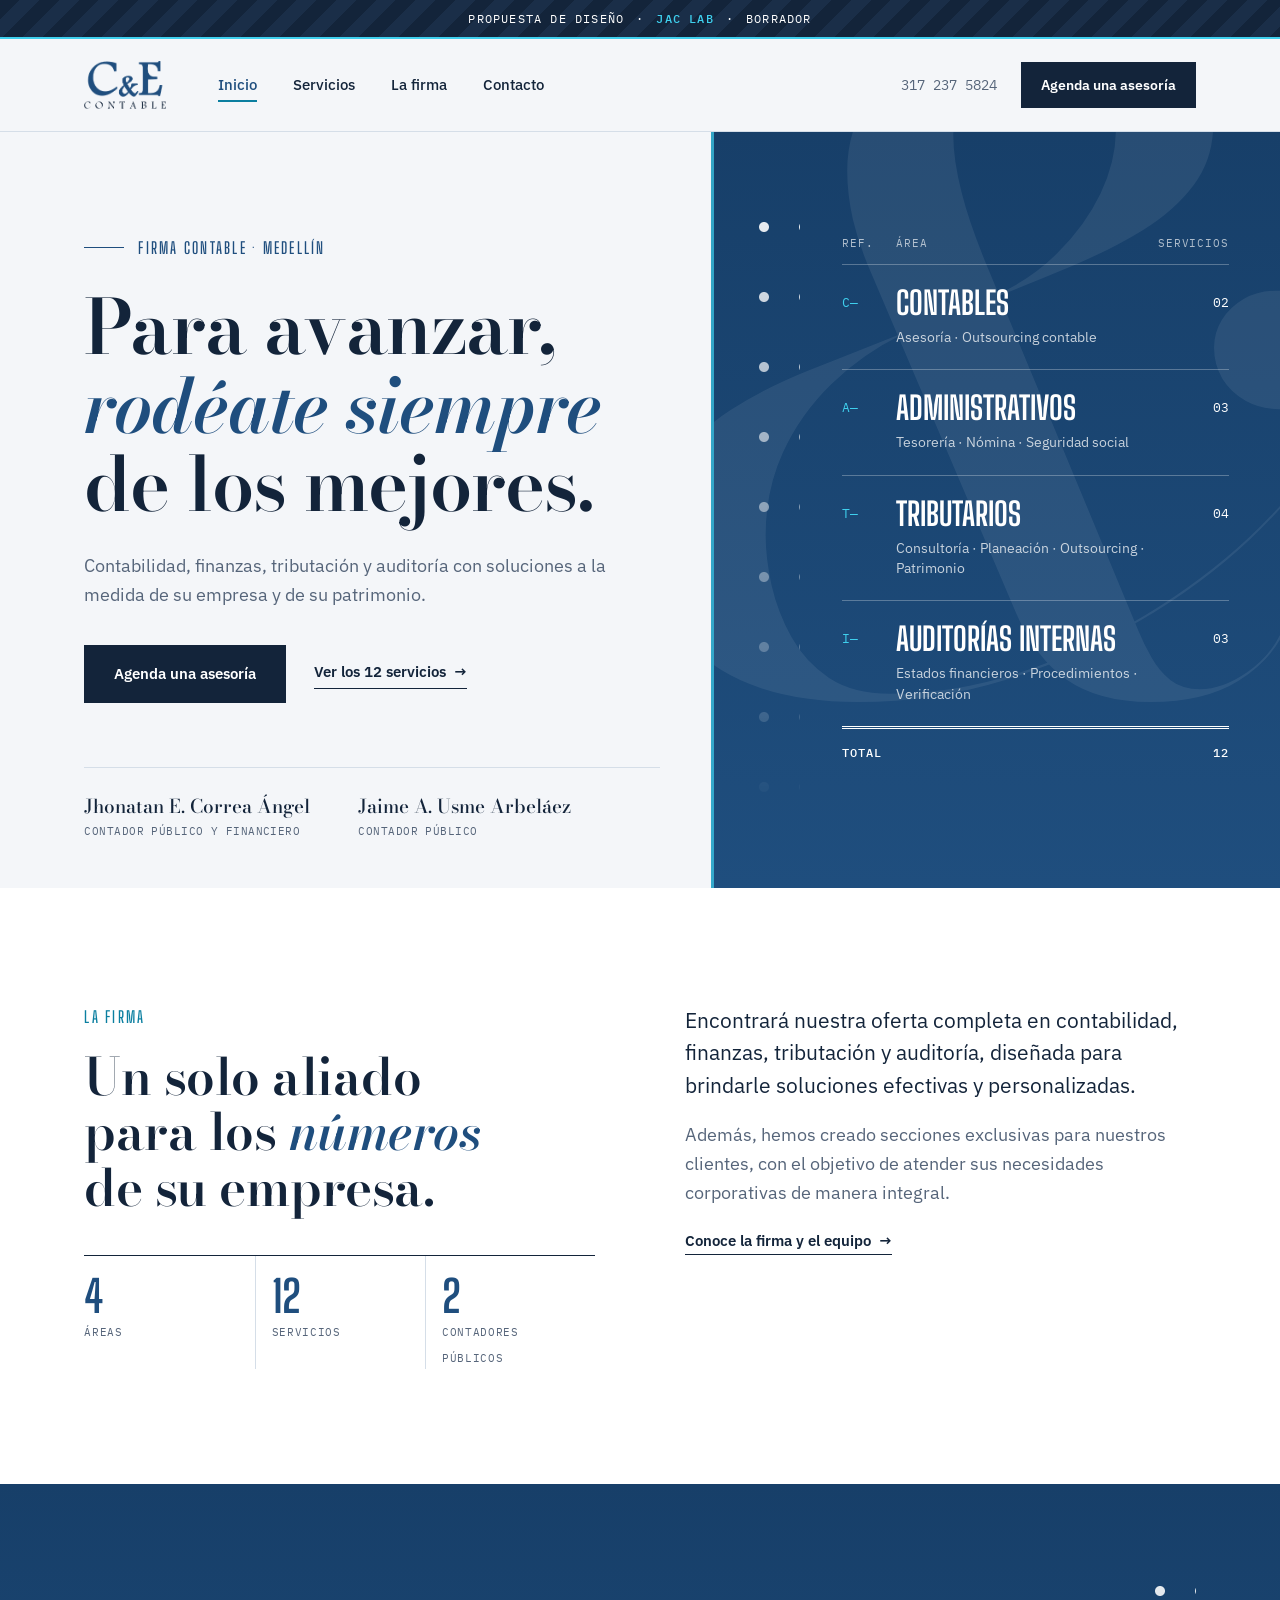
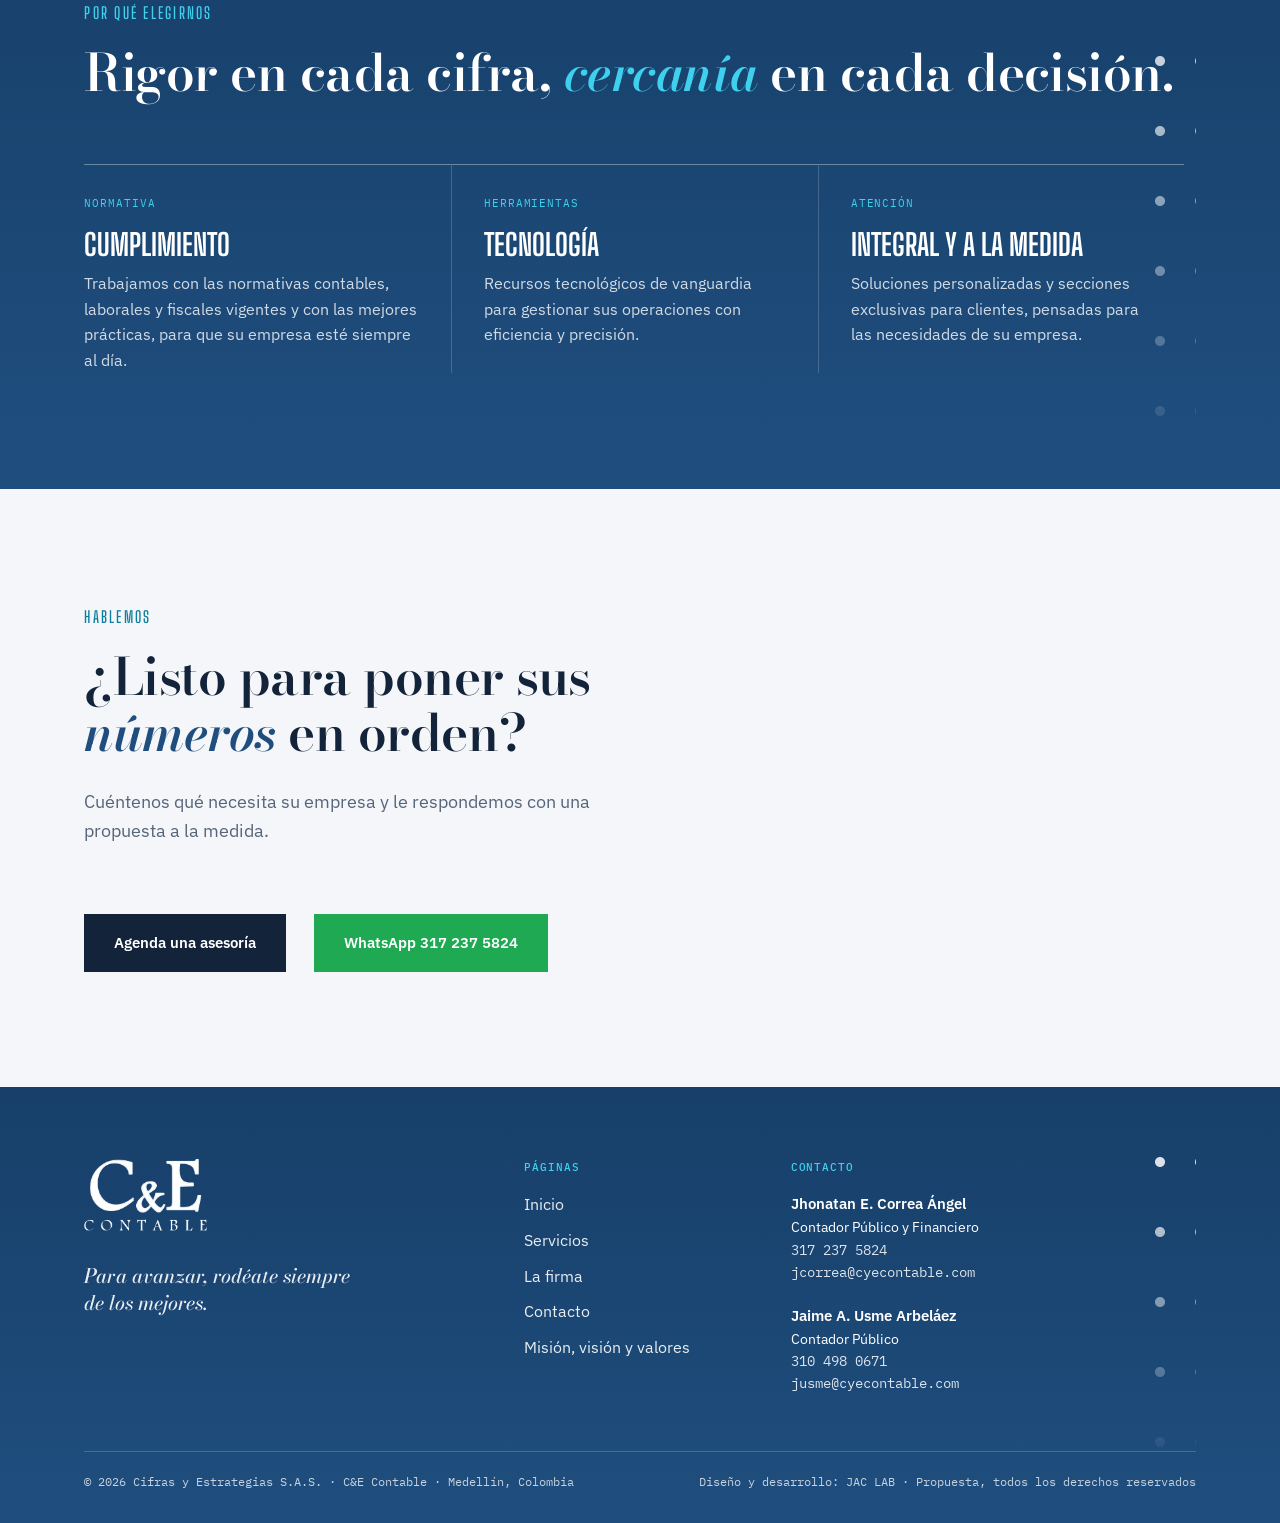
<file: index.html>
<!doctype html>
<html lang="es">
<head>
<meta charset="utf-8">
<meta name="viewport" content="width=device-width, initial-scale=1, viewport-fit=cover">
<title>C&amp;E Contable</title>
<meta name="description" content="Firma contable C&amp;E Contable: contabilidad, finanzas, tributación y auditoría.">
<link rel="preconnect" href="https://fonts.googleapis.com">
<link rel="preconnect" href="https://fonts.gstatic.com" crossorigin>
<link rel="stylesheet" href="https://fonts.googleapis.com/css2?family=Big+Shoulders+Display:wght@500;600;700&family=Bodoni+Moda:ital,opsz,wght@0,6..96,500..700;1,6..96,500..700&family=IBM+Plex+Mono:wght@400;500&family=IBM+Plex+Sans:wght@400;500;600&display=swap">
<link rel="stylesheet" href="estilos.css">
<link rel="icon" href="data:image/svg+xml,%3Csvg xmlns=%27http://www.w3.org/2000/svg%27 viewBox=%270 0 64 64%27%3E%3Crect width=%2764%27 height=%2764%27 fill=%27%231F4E7E%27/%3E%3Ctext x=%2732%27 y=%2742%27 font-family=%27Georgia,serif%27 font-size=%2728%27 fill=%27white%27 text-anchor=%27middle%27%3EC%26amp;E%3C/text%3E%3C/svg%3E">

</head>
<body>
<div class="draft-banner" role="note"><span>Propuesta de diseño</span><span aria-hidden="true">·</span><span>JAC LAB</span><span aria-hidden="true">·</span><span>Borrador</span></div>
<a class="skip" href="#contenido">Saltar al contenido</a>
<header class="site-header wrap">
  <a class="logo" href="index.html"><img src="img/logo-ce-color.png" alt="C&amp;E Contable, inicio" width="82" height="48"></a>
  <nav class="menu" aria-label="Principal">
    <ul>
        <li><a href="index.html" aria-current="page">Inicio</a></li>
        <li><a href="servicios.html">Servicios</a></li>
        <li><a href="la-firma.html">La firma</a></li>
        <li><a href="contacto.html">Contacto</a></li>
    </ul>
  </nav>
  <div class="header-cta">
    <span class="phone">317 237 5824</span>
    <a class="btn btn-sm" href="contacto.html">Agenda una asesoría</a>
  </div>
  <details class="menu-mobile">
    <summary>Menú</summary>
    <ul>
        <li><a href="index.html" aria-current="page">Inicio</a></li>
        <li><a href="servicios.html">Servicios</a></li>
        <li><a href="la-firma.html">La firma</a></li>
        <li><a href="contacto.html">Contacto</a></li>
    </ul>
  </details>
</header>
<main id="contenido">
<header class="hero">
  <div class="hero-left">
    <div>
      <p class="eyebrow">Firma contable · Medellín</p>
      <h1 class="bodoni">Para avanzar, <em>rodéate siempre</em> de los mejores.</h1>
      <p class="lead">Contabilidad, finanzas, tributación y auditoría con soluciones a la medida de su empresa y de su patrimonio.</p>
      <div class="actions">
        <a class="btn" href="contacto.html">Agenda una asesoría</a>
        <a class="textlink" href="servicios.html">Ver los 12 servicios&nbsp;&nbsp;→</a>
      </div>
    </div>
    <div class="partners">
<div><p class="name">Jhonatan E. Correa Ángel</p><p class="role">Contador Público y Financiero</p></div>
<div><p class="name">Jaime A. Usme Arbeláez</p><p class="role">Contador Público</p></div>
    </div>
  </div>
  <aside class="band on-blue" aria-label="Áreas de servicio">
    <span class="amp" aria-hidden="true">&amp;</span>
    <span class="lights" aria-hidden="true"></span>
    <div class="ledger">
      <div class="ledger-head"><span>Ref.</span><span>Área</span><span>Servicios</span></div>
<a class="ledger-row" href="servicios.html#area-c"><span class="ref">C—</span><div><h3>Contables</h3><p>Asesoría · Outsourcing contable</p></div><span class="count">02</span></a>
<a class="ledger-row" href="servicios.html#area-a"><span class="ref">A—</span><div><h3>Administrativos</h3><p>Tesorería · Nómina · Seguridad social</p></div><span class="count">03</span></a>
<a class="ledger-row" href="servicios.html#area-t"><span class="ref">T—</span><div><h3>Tributarios</h3><p>Consultoría · Planeación · Outsourcing · Patrimonio</p></div><span class="count">04</span></a>
<a class="ledger-row" href="servicios.html#area-i"><span class="ref">I—</span><div><h3>Auditorías internas</h3><p>Estados financieros · Procedimientos · Verificación</p></div><span class="count">03</span></a>
      <div class="ledger-total"><span>Total</span><span>12</span></div>
    </div>
  </aside>
</header>

<section class="section white">
  <div class="wrap firma-grid">
    <div>
      <p class="kicker">La firma</p>
      <h2 class="h2">Un solo aliado para los <em>números</em> de su empresa.</h2>
      <div class="facts">
          <div><b>4</b><span>Áreas</span></div>
          <div><b>12</b><span>Servicios</span></div>
          <div><b>2</b><span>Contadores públicos</span></div>
        </div>
    </div>
    <div class="firma-text">
      <p>Encontrará nuestra oferta completa en contabilidad, finanzas, tributación y auditoría, diseñada para brindarle soluciones efectivas y personalizadas.</p>
      <p>Además, hemos creado secciones exclusivas para nuestros clientes, con el objetivo de atender sus necesidades corporativas de manera integral.</p>
      <a class="textlink" href="la-firma.html">Conoce la firma y el equipo&nbsp;&nbsp;→</a>
    </div>
  </div>
</section>

<section class="section porque on-blue">
  <span class="lights" aria-hidden="true"></span>
  <div class="wrap">
    <p class="kicker">Por qué elegirnos</p>
    <h2 class="h2">Rigor en cada cifra, <em>cercanía</em> en cada decisión.</h2>
    <div class="reasons">
      <div class="reason"><span class="tag">Normativa</span><h3>Cumplimiento</h3><p>Trabajamos con las normativas contables, laborales y fiscales vigentes y con las mejores prácticas, para que su empresa esté siempre al día.</p></div>
      <div class="reason"><span class="tag">Herramientas</span><h3>Tecnología</h3><p>Recursos tecnológicos de vanguardia para gestionar sus operaciones con eficiencia y precisión.</p></div>
      <div class="reason"><span class="tag">Atención</span><h3>Integral y a la medida</h3><p>Soluciones personalizadas y secciones exclusivas para clientes, pensadas para las necesidades de su empresa.</p></div>
    </div>
  </div>
</section>

<section class="section">
  <div class="wrap cta-strip">
    <div>
      <p class="kicker">Hablemos</p>
      <h2 class="h2">¿Listo para poner sus <em>números</em> en orden?</h2>
      <p class="lead">Cuéntenos qué necesita su empresa y le respondemos con una propuesta a la medida.</p>
    </div>
    <div class="actions">
      <a class="btn" href="contacto.html">Agenda una asesoría</a>
      <a class="btn btn-wa" href="https://wa.me/573172375824" target="_blank" rel="noopener">WhatsApp 317 237 5824</a>
    </div>
  </div>
</section>
</main>
<footer class="site-footer on-blue">
  <span class="lights" aria-hidden="true"></span>
  <div class="wrap">
    <div class="footer-grid">
      <div>
        <a class="logo logo-footer" href="index.html"><img src="img/logo-ce-blanco.png" alt="C&amp;E Contable, inicio" width="123" height="72"></a>
        <p class="footer-motto">Para avanzar, rodéate siempre de los mejores.</p>
      </div>
      <div class="footer-col">
        <h2>Páginas</h2>
        <ul>
<li><a href="index.html">Inicio</a></li>
<li><a href="servicios.html">Servicios</a></li>
<li><a href="la-firma.html">La firma</a></li>
<li><a href="contacto.html">Contacto</a></li>
<li><a href="mision.html">Misión, visión y valores</a></li>
        </ul>
      </div>
      <div class="footer-col">
        <h2>Contacto</h2>
        <div class="footer-people">
<div><p class="who">Jhonatan E. Correa Ángel</p><p>Contador Público y Financiero</p><p class="mono">317 237 5824</p><p class="mono">jcorrea@cyecontable.com</p></div>
<div><p class="who">Jaime A. Usme Arbeláez</p><p>Contador Público</p><p class="mono">310 498 0671</p><p class="mono">jusme@cyecontable.com</p></div>
        </div>
      </div>
    </div>
    <div class="footer-bottom"><span>© 2026 Cifras y Estrategias S.A.S. · C&amp;E Contable · Medellín, Colombia</span><span>Diseño y desarrollo: JAC LAB · Propuesta, todos los derechos reservados</span></div>
  </div>
</footer>
</body>
</html>
</file>
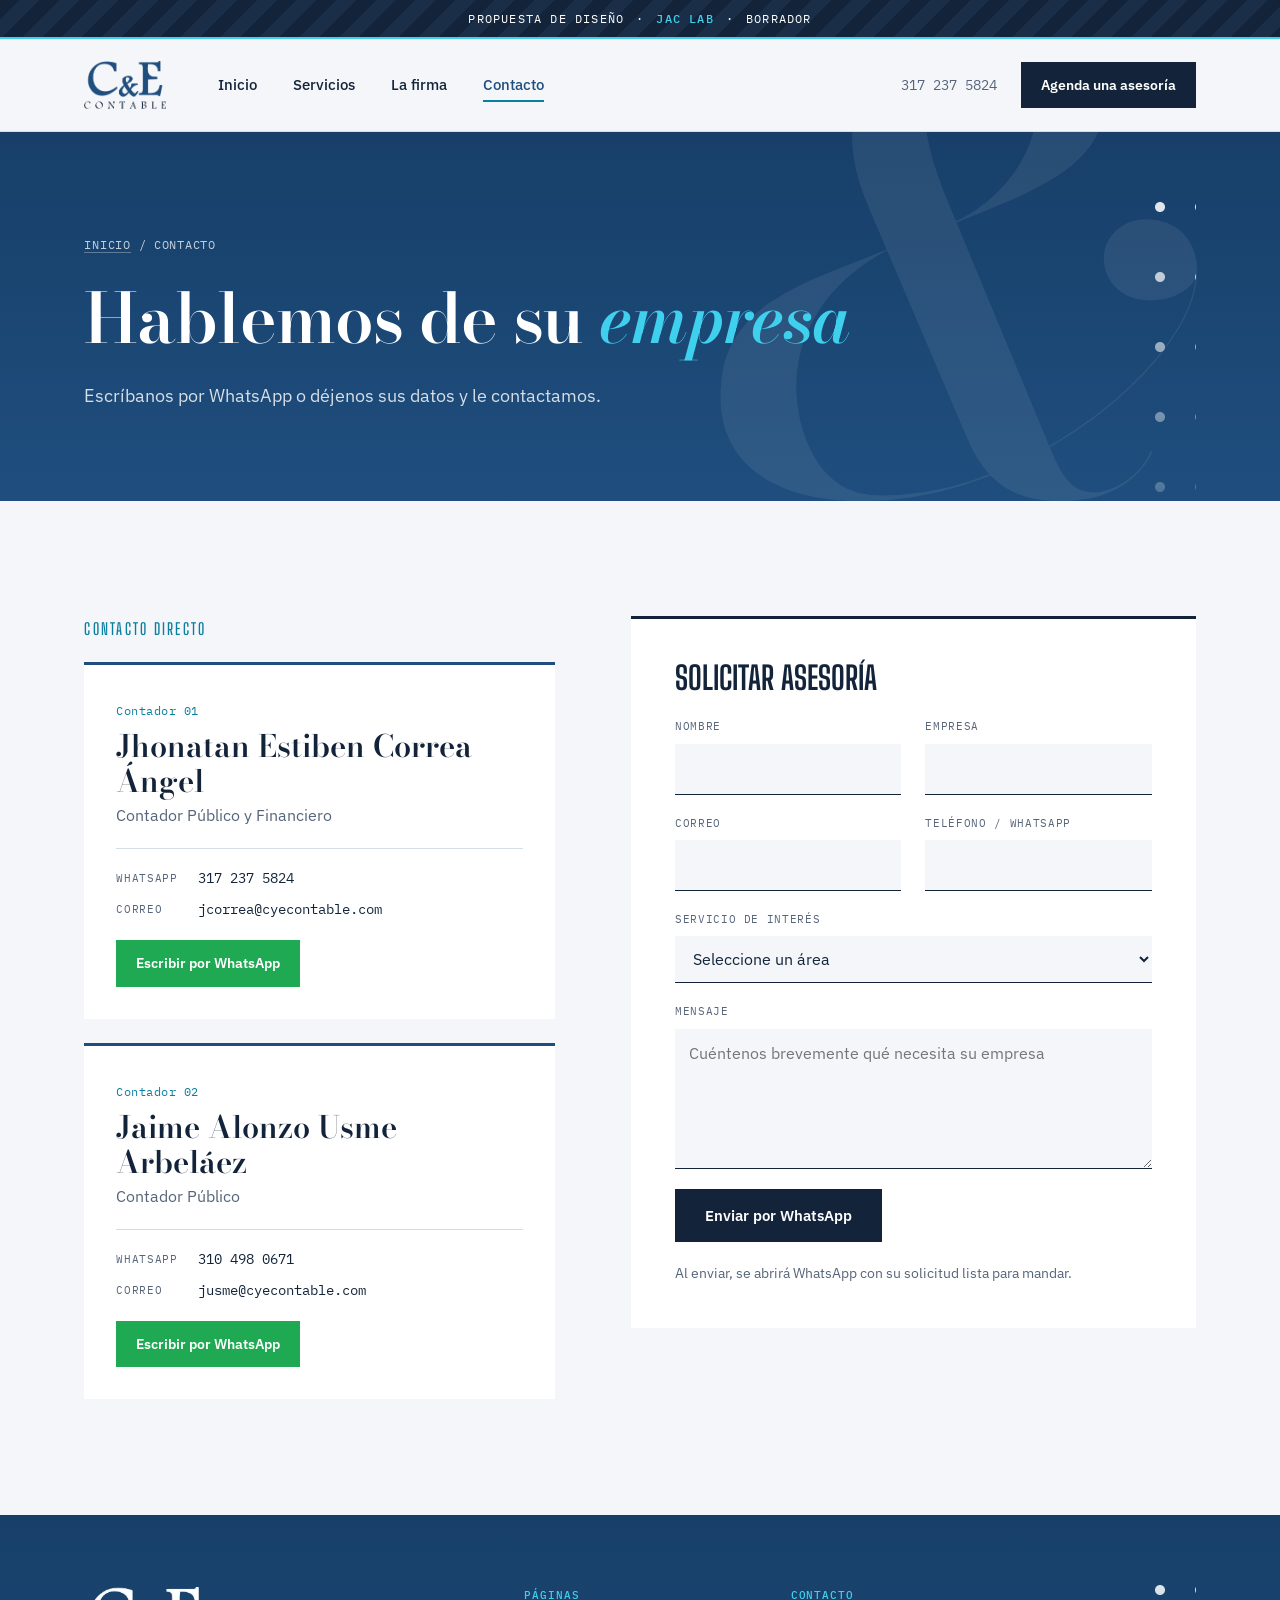
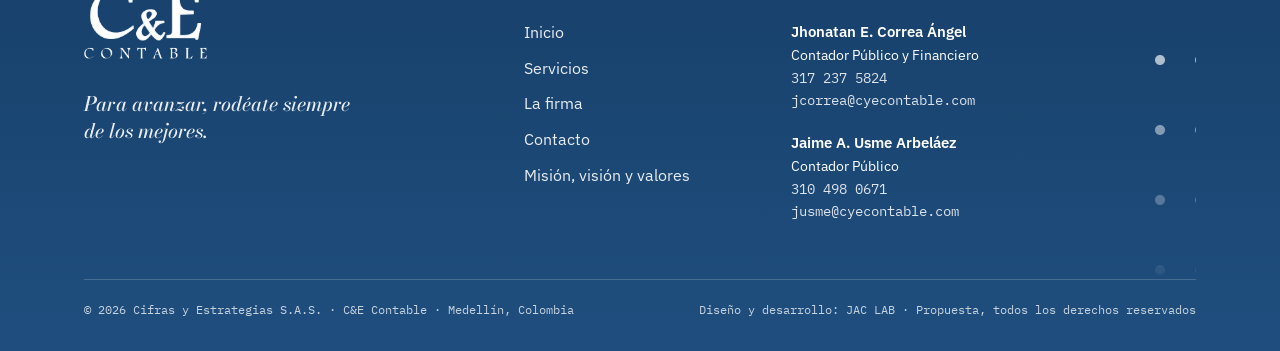
<file: contacto.html>
<!doctype html>
<html lang="es">
<head>
<meta charset="utf-8">
<meta name="viewport" content="width=device-width, initial-scale=1, viewport-fit=cover">
<title>Contacto · C&amp;E Contable</title>
<meta name="description" content="Firma contable C&amp;E Contable: contabilidad, finanzas, tributación y auditoría.">
<link rel="preconnect" href="https://fonts.googleapis.com">
<link rel="preconnect" href="https://fonts.gstatic.com" crossorigin>
<link rel="stylesheet" href="https://fonts.googleapis.com/css2?family=Big+Shoulders+Display:wght@500;600;700&family=Bodoni+Moda:ital,opsz,wght@0,6..96,500..700;1,6..96,500..700&family=IBM+Plex+Mono:wght@400;500&family=IBM+Plex+Sans:wght@400;500;600&display=swap">
<link rel="stylesheet" href="estilos.css">
<link rel="icon" href="data:image/svg+xml,%3Csvg xmlns=%27http://www.w3.org/2000/svg%27 viewBox=%270 0 64 64%27%3E%3Crect width=%2764%27 height=%2764%27 fill=%27%231F4E7E%27/%3E%3Ctext x=%2732%27 y=%2742%27 font-family=%27Georgia,serif%27 font-size=%2728%27 fill=%27white%27 text-anchor=%27middle%27%3EC%26amp;E%3C/text%3E%3C/svg%3E">

</head>
<body>
<div class="draft-banner" role="note"><span>Propuesta de diseño</span><span aria-hidden="true">·</span><span>JAC LAB</span><span aria-hidden="true">·</span><span>Borrador</span></div>
<a class="skip" href="#contenido">Saltar al contenido</a>
<header class="site-header wrap">
  <a class="logo" href="index.html"><img src="img/logo-ce-color.png" alt="C&amp;E Contable, inicio" width="82" height="48"></a>
  <nav class="menu" aria-label="Principal">
    <ul>
        <li><a href="index.html">Inicio</a></li>
        <li><a href="servicios.html">Servicios</a></li>
        <li><a href="la-firma.html">La firma</a></li>
        <li><a href="contacto.html" aria-current="page">Contacto</a></li>
    </ul>
  </nav>
  <div class="header-cta">
    <span class="phone">317 237 5824</span>
    <a class="btn btn-sm" href="contacto.html">Agenda una asesoría</a>
  </div>
  <details class="menu-mobile">
    <summary>Menú</summary>
    <ul>
        <li><a href="index.html">Inicio</a></li>
        <li><a href="servicios.html">Servicios</a></li>
        <li><a href="la-firma.html">La firma</a></li>
        <li><a href="contacto.html" aria-current="page">Contacto</a></li>
    </ul>
  </details>
</header>
<main id="contenido">
<section class="page-hero on-blue">
  <span class="amp" aria-hidden="true">&amp;</span>
  <span class="lights" aria-hidden="true"></span>
  <div class="wrap">
    <p class="crumbs"><a href="index.html">Inicio</a> / Contacto</p>
    <h1 class="bodoni">Hablemos de su <em>empresa</em></h1>
    <p class="lead">Escríbanos por WhatsApp o déjenos sus datos y le contactamos.</p>
  </div>
</section>

<section class="section">
  <div class="wrap contact-grid">
    <div>
      <p class="kicker">Contacto directo</p>
      <div class="contact-cards">
        <article class="member">
        <div>
          <span class="mono-tag">Contador 01</span>
          <h3>Jhonatan Estiben Correa Ángel</h3>
          <p class="role">Contador Público y Financiero</p>
        </div>
        <dl>
          <dt>WhatsApp</dt><dd>317 237 5824</dd>
          <dt>Correo</dt><dd>jcorrea@cyecontable.com</dd>
        </dl>
        <a class="btn btn-wa btn-sm" href="https://wa.me/573172375824" target="_blank" rel="noopener">Escribir por WhatsApp</a>
      </article>
        <article class="member">
        <div>
          <span class="mono-tag">Contador 02</span>
          <h3>Jaime Alonzo Usme Arbeláez</h3>
          <p class="role">Contador Público</p>
        </div>
        <dl>
          <dt>WhatsApp</dt><dd>310 498 0671</dd>
          <dt>Correo</dt><dd>jusme@cyecontable.com</dd>
        </dl>
        <a class="btn btn-wa btn-sm" href="https://wa.me/573104980671" target="_blank" rel="noopener">Escribir por WhatsApp</a>
      </article>
      </div>
    </div>
    <form class="form" id="form-contacto" novalidate>
      <h2>Solicitar asesoría</h2>
      <div class="field"><label for="f-nombre">Nombre</label><input id="f-nombre" name="nombre" autocomplete="name" required></div>
      <div class="field"><label for="f-empresa">Empresa</label><input id="f-empresa" name="empresa" autocomplete="organization"></div>
      <div class="field"><label for="f-correo">Correo</label><input id="f-correo" name="correo" type="email" autocomplete="email" required></div>
      <div class="field"><label for="f-tel">Teléfono / WhatsApp</label><input id="f-tel" name="telefono" type="tel" autocomplete="tel"></div>
      <div class="field full"><label for="f-area">Servicio de interés</label>
        <select id="f-area" name="area">
          <option value="">Seleccione un área</option>
<option>Servicios contables</option>
<option>Servicios administrativos</option>
<option>Servicios tributarios</option>
<option>Auditorías internas</option>
          <option>No estoy seguro</option>
        </select>
      </div>
      <div class="field full"><label for="f-msg">Mensaje</label><textarea id="f-msg" name="mensaje" placeholder="Cuéntenos brevemente qué necesita su empresa"></textarea></div>
      <button class="btn" type="submit">Enviar por WhatsApp</button>
      <p class="form-note">Al enviar, se abrirá WhatsApp con su solicitud lista para mandar.</p>
      <p class="form-status" id="form-status" role="status" hidden></p>
    </form>
  </div>
</section>
<script>
  (function () {
    var form = document.getElementById('form-contacto');
    var status = document.getElementById('form-status');
    form.addEventListener('submit', function (e) {
      e.preventDefault();
      var nombre = form.nombre.value.trim();
      var correo = form.correo.value.trim();
      if (!nombre || !correo || correo.indexOf('@') < 1) {
        status.textContent = 'Escriba su nombre y un correo válido para continuar.';
        status.hidden = false;
        return;
      }
      var lineas = ['Hola, C&E Contable. Quiero solicitar una asesoría.', 'Nombre: ' + nombre];
      if (form.empresa.value.trim()) lineas.push('Empresa: ' + form.empresa.value.trim());
      lineas.push('Correo: ' + correo);
      if (form.telefono.value.trim()) lineas.push('Teléfono: ' + form.telefono.value.trim());
      if (form.area.value) lineas.push('Servicio de interés: ' + form.area.value);
      if (form.mensaje.value.trim()) lineas.push('Mensaje: ' + form.mensaje.value.trim());
      var url = 'https://wa.me/573172375824?text=' + encodeURIComponent(lineas.join('\n'));
      status.innerHTML = 'Abriendo WhatsApp… Si no se abre, <a href="' + url + '" target="_blank" rel="noopener">pulse aquí</a>.';
      window.open(url, '_blank', 'noopener');
      status.hidden = false;
    });
  })();
</script>
</main>
<footer class="site-footer on-blue">
  <span class="lights" aria-hidden="true"></span>
  <div class="wrap">
    <div class="footer-grid">
      <div>
        <a class="logo logo-footer" href="index.html"><img src="img/logo-ce-blanco.png" alt="C&amp;E Contable, inicio" width="123" height="72"></a>
        <p class="footer-motto">Para avanzar, rodéate siempre de los mejores.</p>
      </div>
      <div class="footer-col">
        <h2>Páginas</h2>
        <ul>
<li><a href="index.html">Inicio</a></li>
<li><a href="servicios.html">Servicios</a></li>
<li><a href="la-firma.html">La firma</a></li>
<li><a href="contacto.html">Contacto</a></li>
<li><a href="mision.html">Misión, visión y valores</a></li>
        </ul>
      </div>
      <div class="footer-col">
        <h2>Contacto</h2>
        <div class="footer-people">
<div><p class="who">Jhonatan E. Correa Ángel</p><p>Contador Público y Financiero</p><p class="mono">317 237 5824</p><p class="mono">jcorrea@cyecontable.com</p></div>
<div><p class="who">Jaime A. Usme Arbeláez</p><p>Contador Público</p><p class="mono">310 498 0671</p><p class="mono">jusme@cyecontable.com</p></div>
        </div>
      </div>
    </div>
    <div class="footer-bottom"><span>© 2026 Cifras y Estrategias S.A.S. · C&amp;E Contable · Medellín, Colombia</span><span>Diseño y desarrollo: JAC LAB · Propuesta, todos los derechos reservados</span></div>
  </div>
</footer>
</body>
</html>
</file>
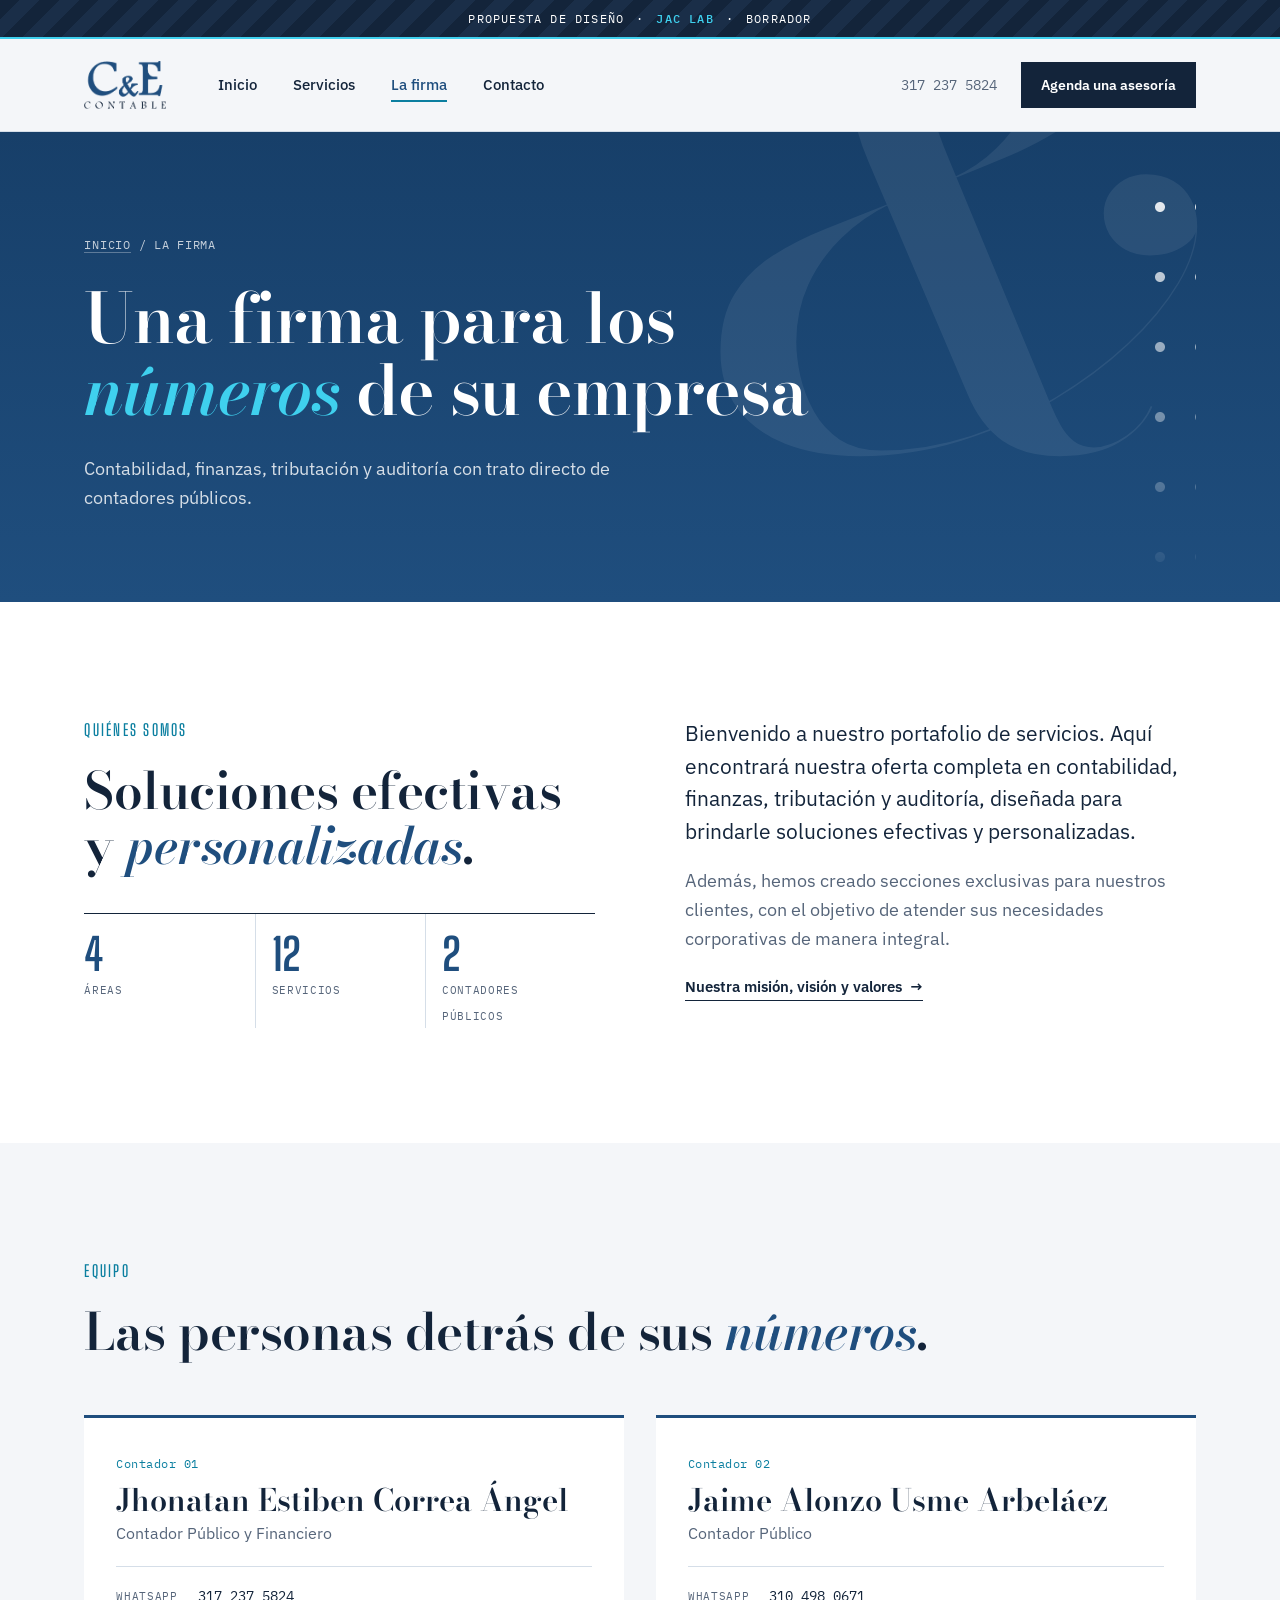
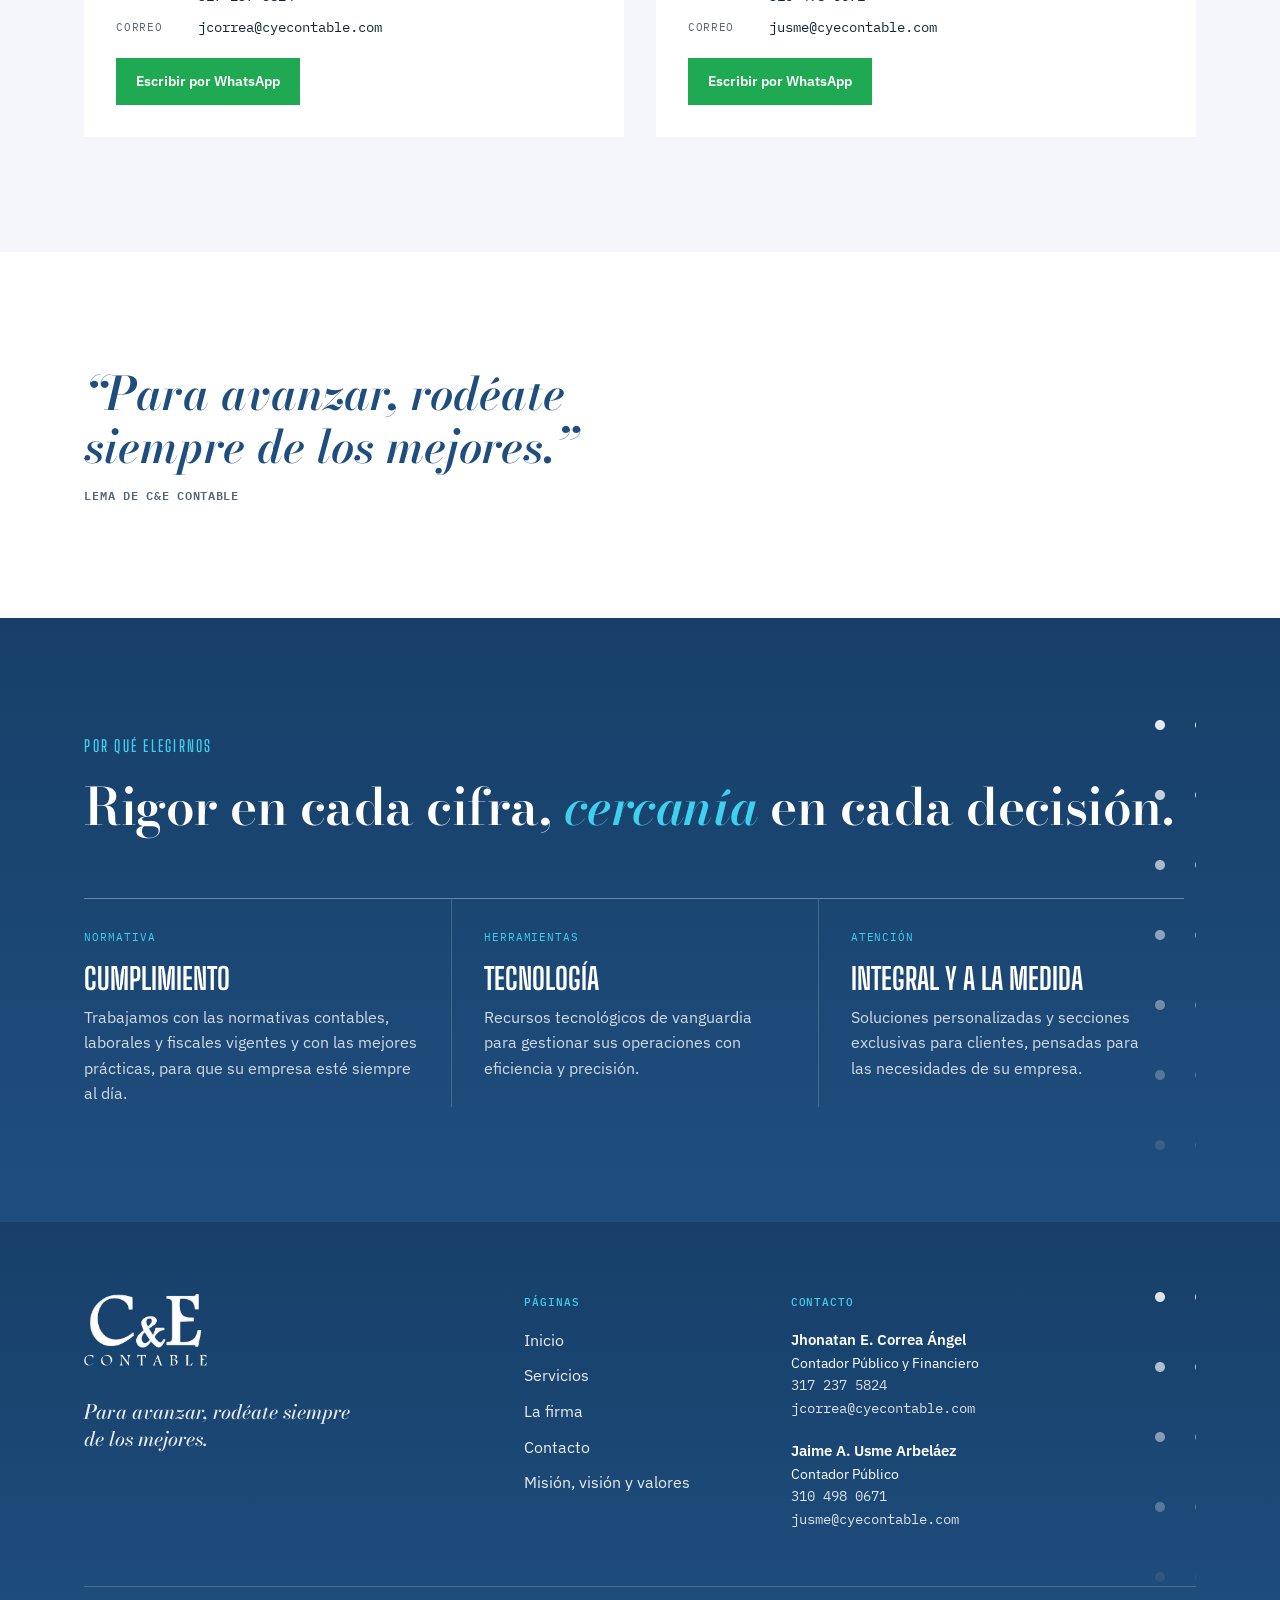
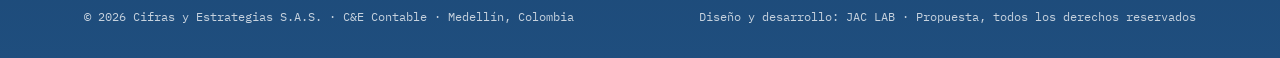
<file: la-firma.html>
<!doctype html>
<html lang="es">
<head>
<meta charset="utf-8">
<meta name="viewport" content="width=device-width, initial-scale=1, viewport-fit=cover">
<title>La firma · C&amp;E Contable</title>
<meta name="description" content="Firma contable C&amp;E Contable: contabilidad, finanzas, tributación y auditoría.">
<link rel="preconnect" href="https://fonts.googleapis.com">
<link rel="preconnect" href="https://fonts.gstatic.com" crossorigin>
<link rel="stylesheet" href="https://fonts.googleapis.com/css2?family=Big+Shoulders+Display:wght@500;600;700&family=Bodoni+Moda:ital,opsz,wght@0,6..96,500..700;1,6..96,500..700&family=IBM+Plex+Mono:wght@400;500&family=IBM+Plex+Sans:wght@400;500;600&display=swap">
<link rel="stylesheet" href="estilos.css">
<link rel="icon" href="data:image/svg+xml,%3Csvg xmlns=%27http://www.w3.org/2000/svg%27 viewBox=%270 0 64 64%27%3E%3Crect width=%2764%27 height=%2764%27 fill=%27%231F4E7E%27/%3E%3Ctext x=%2732%27 y=%2742%27 font-family=%27Georgia,serif%27 font-size=%2728%27 fill=%27white%27 text-anchor=%27middle%27%3EC%26amp;E%3C/text%3E%3C/svg%3E">

</head>
<body>
<div class="draft-banner" role="note"><span>Propuesta de diseño</span><span aria-hidden="true">·</span><span>JAC LAB</span><span aria-hidden="true">·</span><span>Borrador</span></div>
<a class="skip" href="#contenido">Saltar al contenido</a>
<header class="site-header wrap">
  <a class="logo" href="index.html"><img src="img/logo-ce-color.png" alt="C&amp;E Contable, inicio" width="82" height="48"></a>
  <nav class="menu" aria-label="Principal">
    <ul>
        <li><a href="index.html">Inicio</a></li>
        <li><a href="servicios.html">Servicios</a></li>
        <li><a href="la-firma.html" aria-current="page">La firma</a></li>
        <li><a href="contacto.html">Contacto</a></li>
    </ul>
  </nav>
  <div class="header-cta">
    <span class="phone">317 237 5824</span>
    <a class="btn btn-sm" href="contacto.html">Agenda una asesoría</a>
  </div>
  <details class="menu-mobile">
    <summary>Menú</summary>
    <ul>
        <li><a href="index.html">Inicio</a></li>
        <li><a href="servicios.html">Servicios</a></li>
        <li><a href="la-firma.html" aria-current="page">La firma</a></li>
        <li><a href="contacto.html">Contacto</a></li>
    </ul>
  </details>
</header>
<main id="contenido">
<section class="page-hero on-blue">
  <span class="amp" aria-hidden="true">&amp;</span>
  <span class="lights" aria-hidden="true"></span>
  <div class="wrap">
    <p class="crumbs"><a href="index.html">Inicio</a> / La firma</p>
    <h1 class="bodoni">Una firma para los <em>números</em> de su empresa</h1>
    <p class="lead">Contabilidad, finanzas, tributación y auditoría con trato directo de contadores públicos.</p>
  </div>
</section>

<section class="section white">
  <div class="wrap firma-grid">
    <div>
      <p class="kicker">Quiénes somos</p>
      <h2 class="h2">Soluciones efectivas y <em>personalizadas</em>.</h2>
      <div class="facts">
          <div><b>4</b><span>Áreas</span></div>
          <div><b>12</b><span>Servicios</span></div>
          <div><b>2</b><span>Contadores públicos</span></div>
        </div>
    </div>
    <div class="firma-text">
      <p>Bienvenido a nuestro portafolio de servicios. Aquí encontrará nuestra oferta completa en contabilidad, finanzas, tributación y auditoría, diseñada para brindarle soluciones efectivas y personalizadas.</p>
      <p>Además, hemos creado secciones exclusivas para nuestros clientes, con el objetivo de atender sus necesidades corporativas de manera integral.</p>
      <a class="textlink" href="mision.html">Nuestra misión, visión y valores&nbsp;&nbsp;→</a>
    </div>
  </div>
</section>

<section class="section">
  <div class="wrap">
    <p class="kicker">Equipo</p>
    <h2 class="h2">Las personas detrás de sus <em>números</em>.</h2>
    <div class="team">
      <article class="member">
        <div>
          <span class="mono-tag">Contador 01</span>
          <h3>Jhonatan Estiben Correa Ángel</h3>
          <p class="role">Contador Público y Financiero</p>
        </div>
        <dl>
          <dt>WhatsApp</dt><dd>317 237 5824</dd>
          <dt>Correo</dt><dd>jcorrea@cyecontable.com</dd>
        </dl>
        <a class="btn btn-wa btn-sm" href="https://wa.me/573172375824" target="_blank" rel="noopener">Escribir por WhatsApp</a>
      </article>
      <article class="member">
        <div>
          <span class="mono-tag">Contador 02</span>
          <h3>Jaime Alonzo Usme Arbeláez</h3>
          <p class="role">Contador Público</p>
        </div>
        <dl>
          <dt>WhatsApp</dt><dd>310 498 0671</dd>
          <dt>Correo</dt><dd>jusme@cyecontable.com</dd>
        </dl>
        <a class="btn btn-wa btn-sm" href="https://wa.me/573104980671" target="_blank" rel="noopener">Escribir por WhatsApp</a>
      </article>
    </div>
  </div>
</section>

<section class="section white">
  <div class="wrap">
    <blockquote class="motto">“Para avanzar, rodéate siempre de los mejores.”<span class="motto-src">Lema de C&amp;E Contable</span></blockquote>
  </div>
</section>

<section class="section porque on-blue">
  <span class="lights" aria-hidden="true"></span>
  <div class="wrap">
    <p class="kicker">Por qué elegirnos</p>
    <h2 class="h2">Rigor en cada cifra, <em>cercanía</em> en cada decisión.</h2>
    <div class="reasons">
      <div class="reason"><span class="tag">Normativa</span><h3>Cumplimiento</h3><p>Trabajamos con las normativas contables, laborales y fiscales vigentes y con las mejores prácticas, para que su empresa esté siempre al día.</p></div>
      <div class="reason"><span class="tag">Herramientas</span><h3>Tecnología</h3><p>Recursos tecnológicos de vanguardia para gestionar sus operaciones con eficiencia y precisión.</p></div>
      <div class="reason"><span class="tag">Atención</span><h3>Integral y a la medida</h3><p>Soluciones personalizadas y secciones exclusivas para clientes, pensadas para las necesidades de su empresa.</p></div>
    </div>
  </div>
</section>
</main>
<footer class="site-footer on-blue">
  <span class="lights" aria-hidden="true"></span>
  <div class="wrap">
    <div class="footer-grid">
      <div>
        <a class="logo logo-footer" href="index.html"><img src="img/logo-ce-blanco.png" alt="C&amp;E Contable, inicio" width="123" height="72"></a>
        <p class="footer-motto">Para avanzar, rodéate siempre de los mejores.</p>
      </div>
      <div class="footer-col">
        <h2>Páginas</h2>
        <ul>
<li><a href="index.html">Inicio</a></li>
<li><a href="servicios.html">Servicios</a></li>
<li><a href="la-firma.html">La firma</a></li>
<li><a href="contacto.html">Contacto</a></li>
<li><a href="mision.html">Misión, visión y valores</a></li>
        </ul>
      </div>
      <div class="footer-col">
        <h2>Contacto</h2>
        <div class="footer-people">
<div><p class="who">Jhonatan E. Correa Ángel</p><p>Contador Público y Financiero</p><p class="mono">317 237 5824</p><p class="mono">jcorrea@cyecontable.com</p></div>
<div><p class="who">Jaime A. Usme Arbeláez</p><p>Contador Público</p><p class="mono">310 498 0671</p><p class="mono">jusme@cyecontable.com</p></div>
        </div>
      </div>
    </div>
    <div class="footer-bottom"><span>© 2026 Cifras y Estrategias S.A.S. · C&amp;E Contable · Medellín, Colombia</span><span>Diseño y desarrollo: JAC LAB · Propuesta, todos los derechos reservados</span></div>
  </div>
</footer>
</body>
</html>
</file>
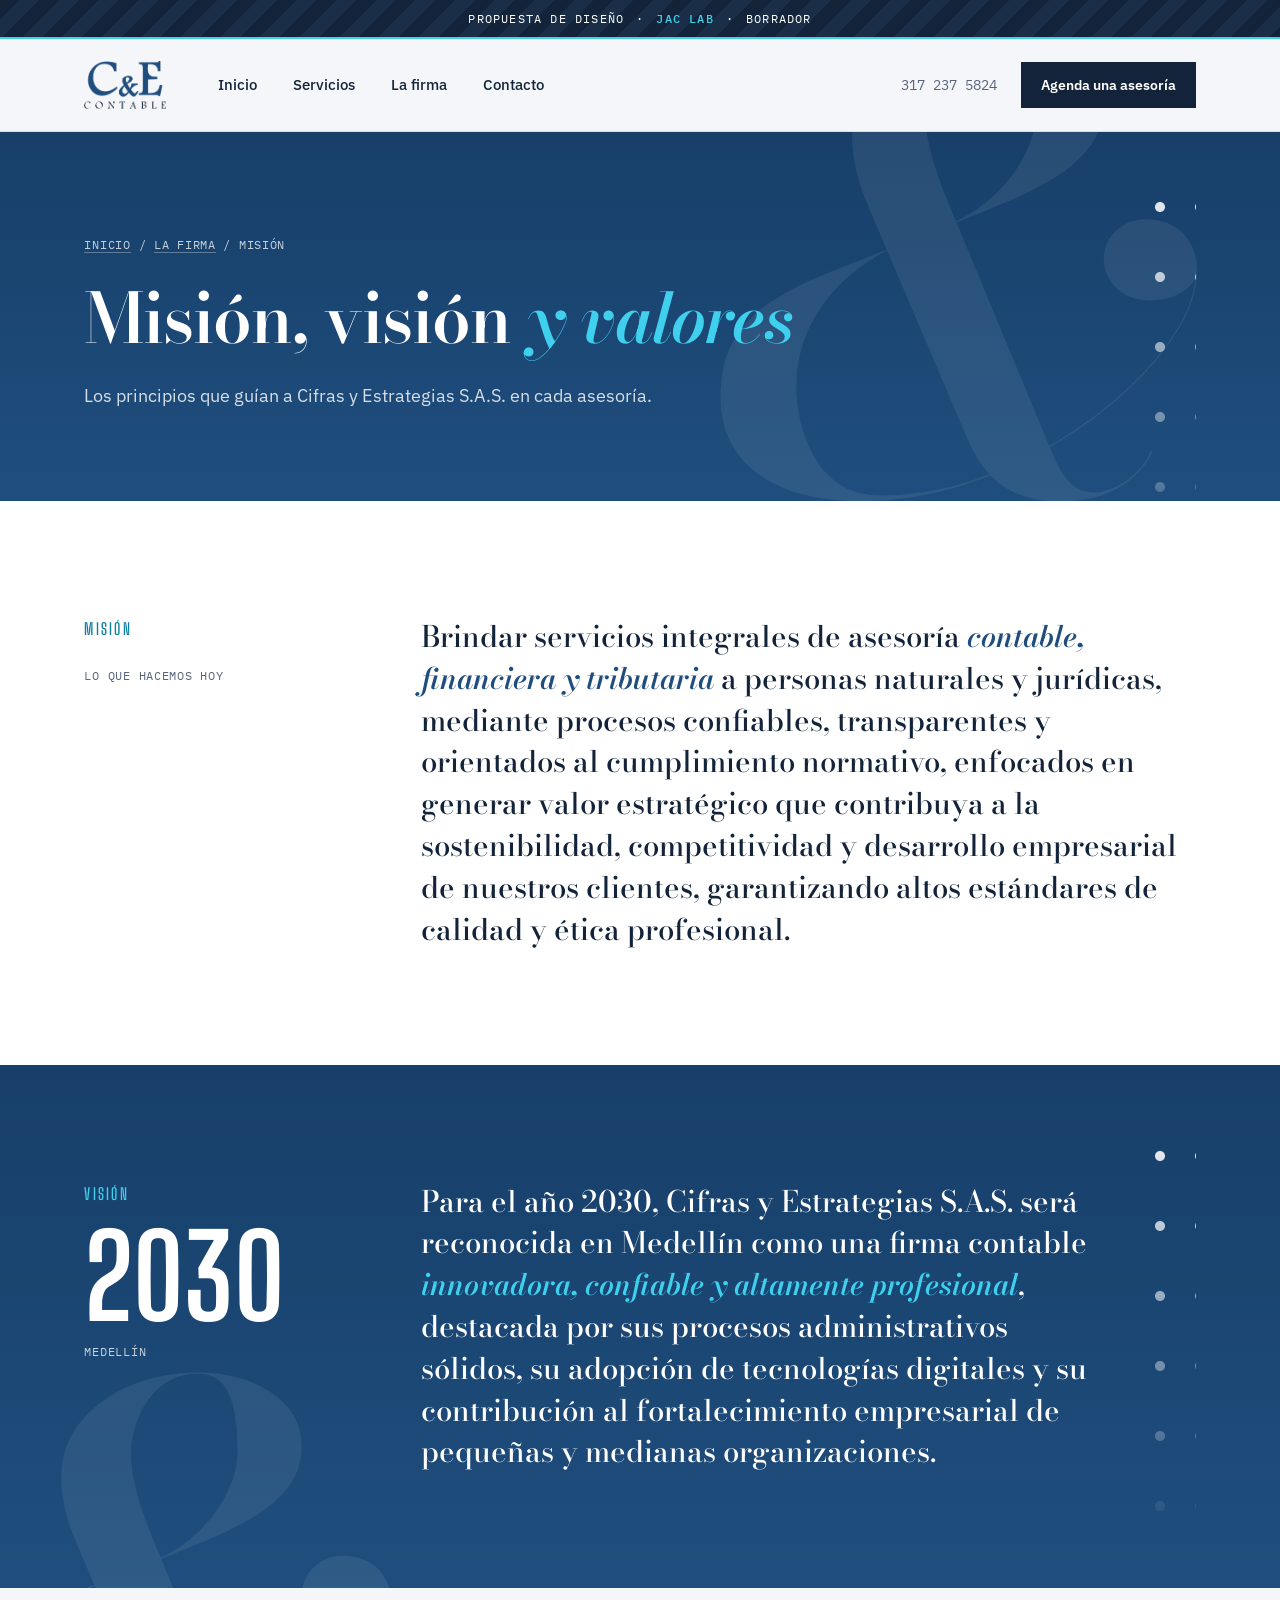
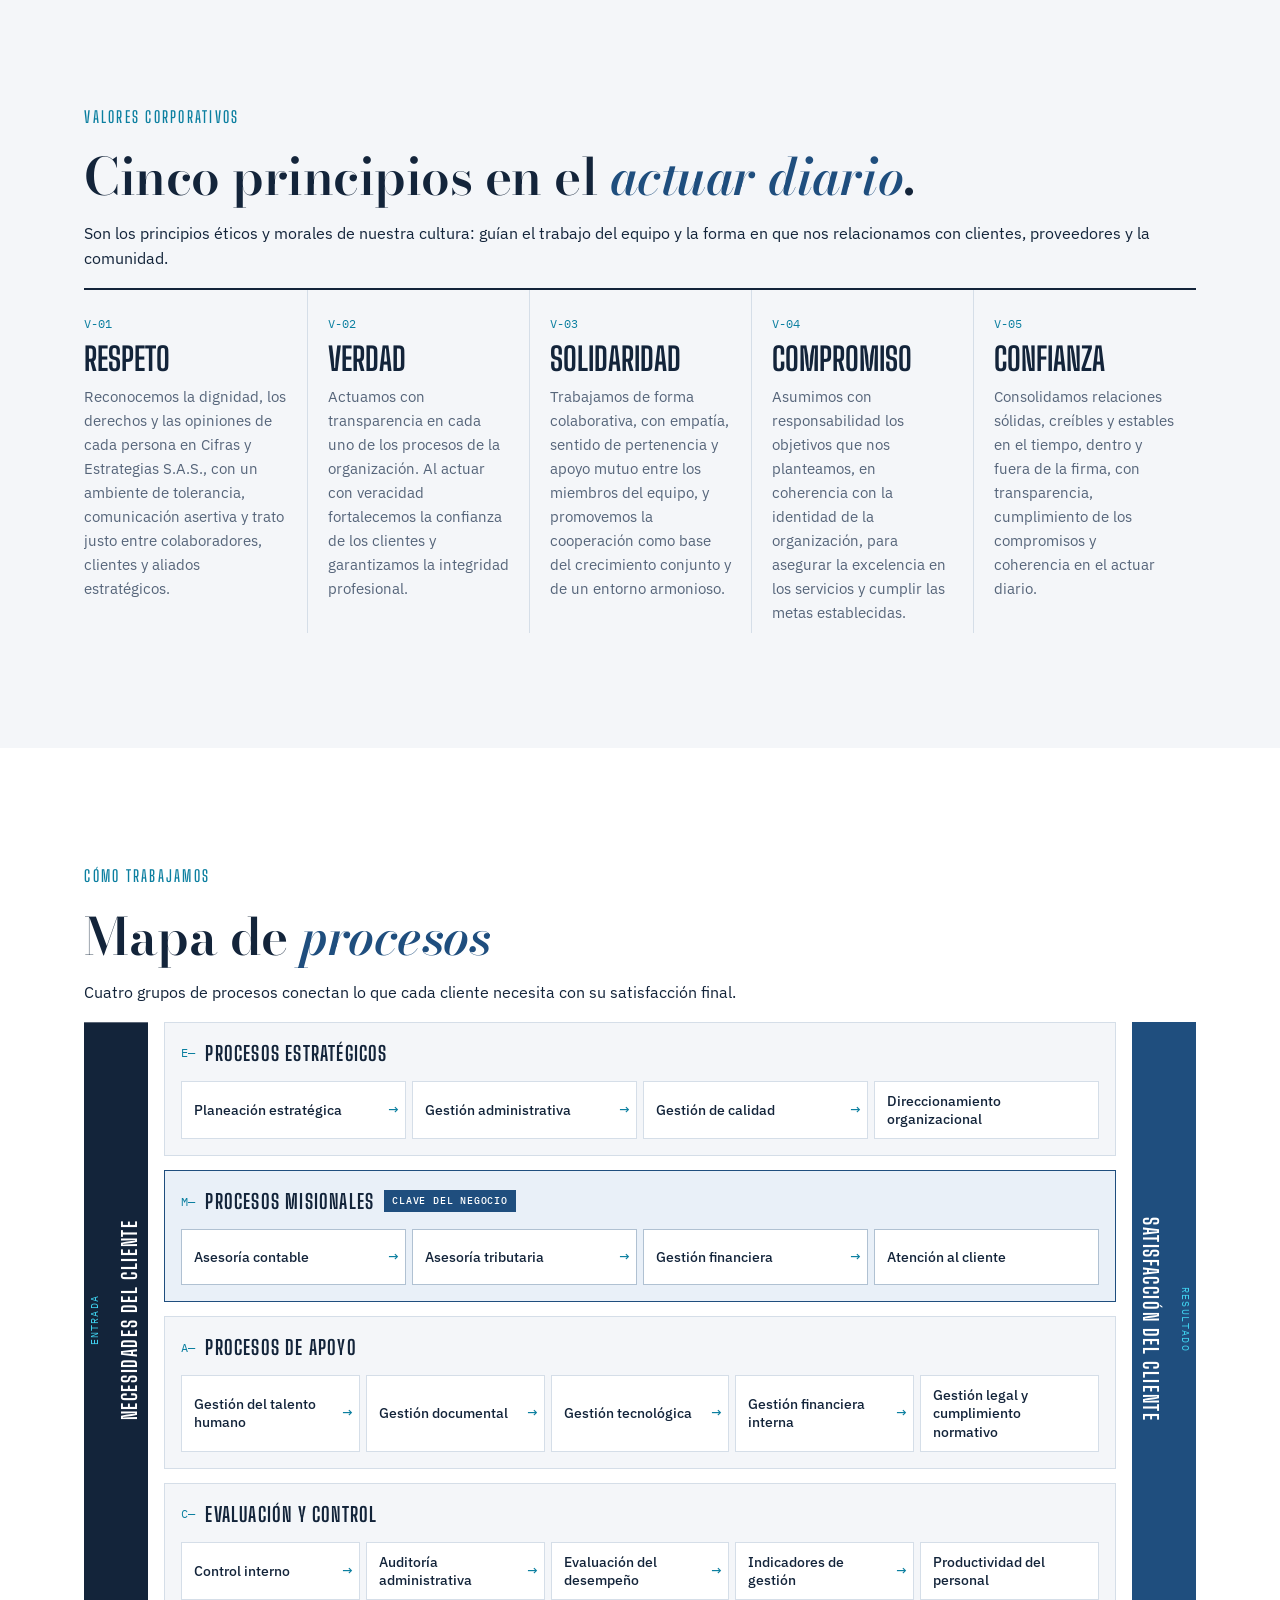
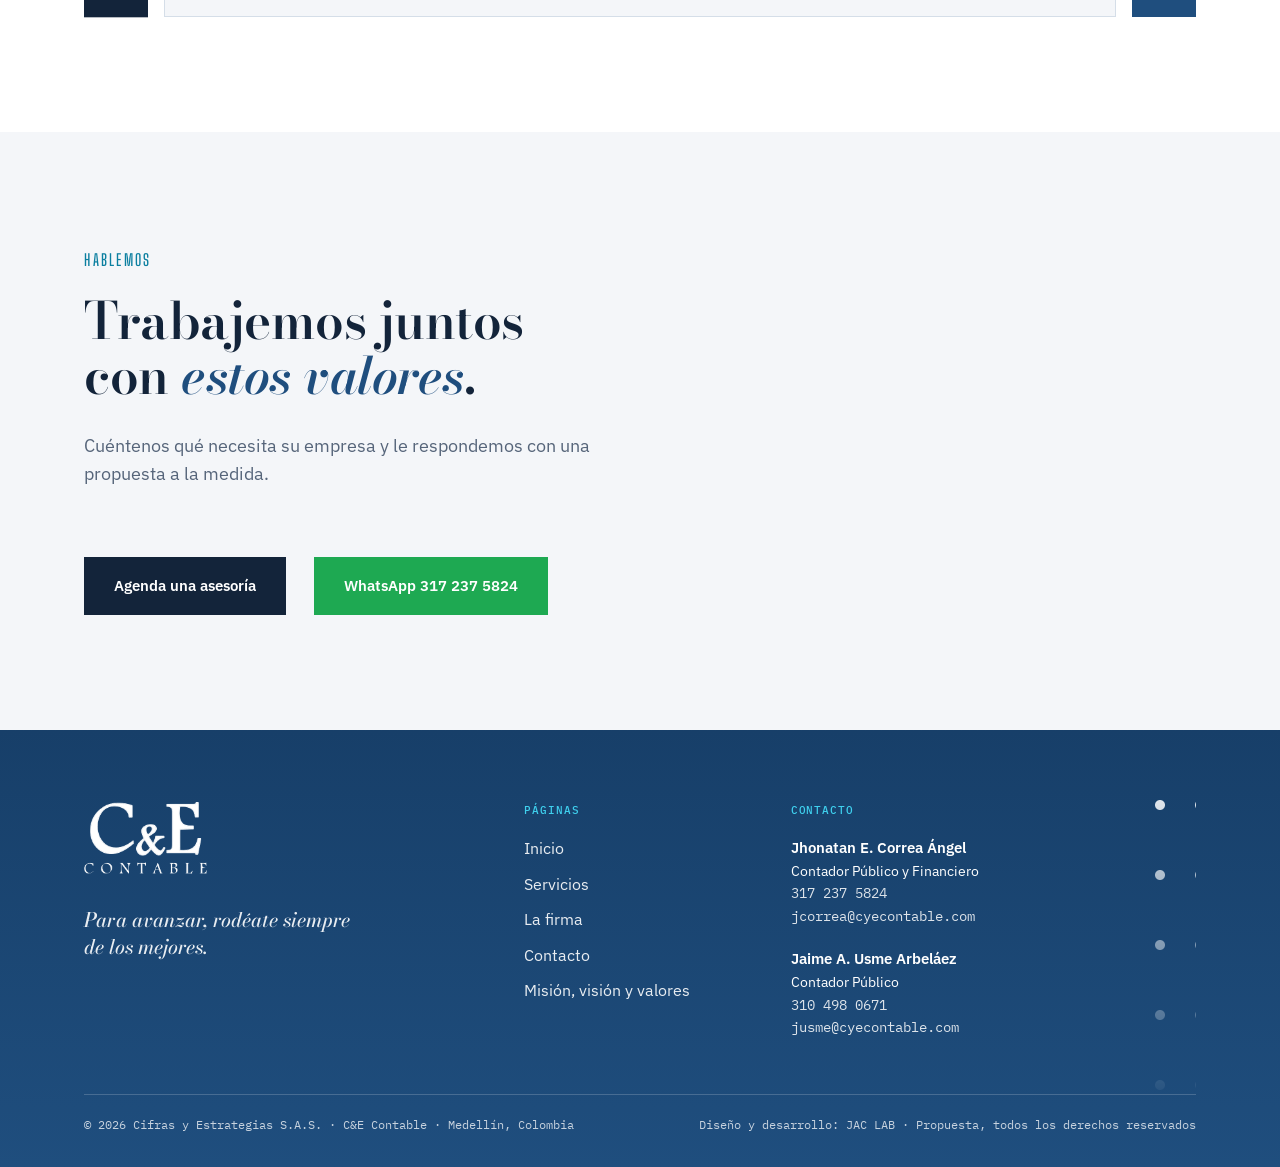
<file: mision.html>
<!doctype html>
<html lang="es">
<head>
<meta charset="utf-8">
<meta name="viewport" content="width=device-width, initial-scale=1, viewport-fit=cover">
<title>Misión, visión y valores · C&amp;E Contable</title>
<meta name="description" content="Firma contable C&amp;E Contable: contabilidad, finanzas, tributación y auditoría.">
<link rel="preconnect" href="https://fonts.googleapis.com">
<link rel="preconnect" href="https://fonts.gstatic.com" crossorigin>
<link rel="stylesheet" href="https://fonts.googleapis.com/css2?family=Big+Shoulders+Display:wght@500;600;700&family=Bodoni+Moda:ital,opsz,wght@0,6..96,500..700;1,6..96,500..700&family=IBM+Plex+Mono:wght@400;500&family=IBM+Plex+Sans:wght@400;500;600&display=swap">
<link rel="stylesheet" href="estilos.css">
<link rel="icon" href="data:image/svg+xml,%3Csvg xmlns=%27http://www.w3.org/2000/svg%27 viewBox=%270 0 64 64%27%3E%3Crect width=%2764%27 height=%2764%27 fill=%27%231F4E7E%27/%3E%3Ctext x=%2732%27 y=%2742%27 font-family=%27Georgia,serif%27 font-size=%2728%27 fill=%27white%27 text-anchor=%27middle%27%3EC%26amp;E%3C/text%3E%3C/svg%3E">

</head>
<body>
<div class="draft-banner" role="note"><span>Propuesta de diseño</span><span aria-hidden="true">·</span><span>JAC LAB</span><span aria-hidden="true">·</span><span>Borrador</span></div>
<a class="skip" href="#contenido">Saltar al contenido</a>
<header class="site-header wrap">
  <a class="logo" href="index.html"><img src="img/logo-ce-color.png" alt="C&amp;E Contable, inicio" width="82" height="48"></a>
  <nav class="menu" aria-label="Principal">
    <ul>
        <li><a href="index.html">Inicio</a></li>
        <li><a href="servicios.html">Servicios</a></li>
        <li><a href="la-firma.html">La firma</a></li>
        <li><a href="contacto.html">Contacto</a></li>
    </ul>
  </nav>
  <div class="header-cta">
    <span class="phone">317 237 5824</span>
    <a class="btn btn-sm" href="contacto.html">Agenda una asesoría</a>
  </div>
  <details class="menu-mobile">
    <summary>Menú</summary>
    <ul>
        <li><a href="index.html">Inicio</a></li>
        <li><a href="servicios.html">Servicios</a></li>
        <li><a href="la-firma.html">La firma</a></li>
        <li><a href="contacto.html">Contacto</a></li>
    </ul>
  </details>
</header>
<main id="contenido">
<section class="page-hero on-blue">
  <span class="amp" aria-hidden="true">&amp;</span>
  <span class="lights" aria-hidden="true"></span>
  <div class="wrap">
    <p class="crumbs"><a href="index.html">Inicio</a> / <a href="la-firma.html">La firma</a> / Misión</p>
    <h1 class="bodoni">Misión, visión <em>y valores</em></h1>
    <p class="lead">Los principios que guían a Cifras y Estrategias S.A.S. en cada asesoría.</p>
  </div>
</section>

<section class="section white">
  <div class="wrap statement">
    <div class="statement-label"><p class="kicker">Misión</p><span class="mono-note">Lo que hacemos hoy</span></div>
    <p class="statement-text">Brindar servicios integrales de asesoría <em>contable, financiera y tributaria</em> a personas naturales y jurídicas, mediante procesos confiables, transparentes y orientados al cumplimiento normativo, enfocados en generar valor estratégico que contribuya a la sostenibilidad, competitividad y desarrollo empresarial de nuestros clientes, garantizando altos estándares de calidad y ética profesional.</p>
  </div>
</section>

<section class="section vision on-blue">
  <span class="amp" aria-hidden="true">&amp;</span>
  <span class="lights" aria-hidden="true"></span>
  <div class="wrap vision-grid">
    <div><p class="kicker">Visión</p><p class="year" aria-label="Año 2030">2030</p><span class="mono-note">Medellín</span></div>
    <p class="statement-text">Para el año 2030, Cifras y Estrategias S.A.S. será reconocida en Medellín como una firma contable <em>innovadora, confiable y altamente profesional</em>, destacada por sus procesos administrativos sólidos, su adopción de tecnologías digitales y su contribución al fortalecimiento empresarial de pequeñas y medianas organizaciones.</p>
  </div>
</section>

<section class="section">
  <div class="wrap">
    <div class="servicios-head">
      <div><p class="kicker">Valores corporativos</p><h2 class="h2">Cinco principios en el <em>actuar diario</em>.</h2></div>
      <p>Son los principios éticos y morales de nuestra cultura: guían el trabajo del equipo y la forma en que nos relacionamos con clientes, proveedores y la comunidad.</p>
    </div>
    <ul class="values">
<li><span class="ref">V-01</span><h3>Respeto</h3><p>Reconocemos la dignidad, los derechos y las opiniones de cada persona en Cifras y Estrategias S.A.S., con un ambiente de tolerancia, comunicación asertiva y trato justo entre colaboradores, clientes y aliados estratégicos.</p></li>
<li><span class="ref">V-02</span><h3>Verdad</h3><p>Actuamos con transparencia en cada uno de los procesos de la organización. Al actuar con veracidad fortalecemos la confianza de los clientes y garantizamos la integridad profesional.</p></li>
<li><span class="ref">V-03</span><h3>Solidaridad</h3><p>Trabajamos de forma colaborativa, con empatía, sentido de pertenencia y apoyo mutuo entre los miembros del equipo, y promovemos la cooperación como base del crecimiento conjunto y de un entorno armonioso.</p></li>
<li><span class="ref">V-04</span><h3>Compromiso</h3><p>Asumimos con responsabilidad los objetivos que nos planteamos, en coherencia con la identidad de la organización, para asegurar la excelencia en los servicios y cumplir las metas establecidas.</p></li>
<li><span class="ref">V-05</span><h3>Confianza</h3><p>Consolidamos relaciones sólidas, creíbles y estables en el tiempo, dentro y fuera de la firma, con transparencia, cumplimiento de los compromisos y coherencia en el actuar diario.</p></li>
    </ul>
  </div>
</section>

<section class="section white">
  <div class="wrap">
    <div class="servicios-head">
      <div><p class="kicker">Cómo trabajamos</p><h2 class="h2">Mapa de <em>procesos</em></h2></div>
      <p>Cuatro grupos de procesos conectan lo que cada cliente necesita con su satisfacción final.</p>
    </div>
    <div class="pm" role="group" aria-label="Mapa de procesos">
      <p class="pm-end pm-in"><span>Entrada</span>Necesidades del cliente</p>
      <div class="pm-body">
        <div class="pm-row pm-estrategicos"><p class="pm-title"><span class="code">E—</span>Procesos estratégicos</p><ol><li>Planeación estratégica</li><li>Gestión administrativa</li><li>Gestión de calidad</li><li>Direccionamiento organizacional</li></ol></div>
        <div class="pm-row pm-misionales"><p class="pm-title"><span class="code">M—</span>Procesos misionales <span class="tag">Clave del negocio</span></p><ol><li>Asesoría contable</li><li>Asesoría tributaria</li><li>Gestión financiera</li><li>Atención al cliente</li></ol></div>
        <div class="pm-row pm-apoyo"><p class="pm-title"><span class="code">A—</span>Procesos de apoyo</p><ol><li>Gestión del talento humano</li><li>Gestión documental</li><li>Gestión tecnológica</li><li>Gestión financiera interna</li><li>Gestión legal y cumplimiento normativo</li></ol></div>
        <div class="pm-row pm-control"><p class="pm-title"><span class="code">C—</span>Evaluación y control</p><ol><li>Control interno</li><li>Auditoría administrativa</li><li>Evaluación del desempeño</li><li>Indicadores de gestión</li><li>Productividad del personal</li></ol></div>
      </div>
      <p class="pm-end pm-out"><span>Resultado</span>Satisfacción del cliente</p>
    </div>
  </div>
</section>

<section class="section">
  <div class="wrap cta-strip">
    <div>
      <p class="kicker">Hablemos</p>
      <h2 class="h2">Trabajemos juntos con <em>estos valores</em>.</h2>
      <p class="lead">Cuéntenos qué necesita su empresa y le respondemos con una propuesta a la medida.</p>
    </div>
    <div class="actions">
      <a class="btn" href="contacto.html">Agenda una asesoría</a>
      <a class="btn btn-wa" href="https://wa.me/573172375824" target="_blank" rel="noopener">WhatsApp 317 237 5824</a>
    </div>
  </div>
</section>
</main>
<footer class="site-footer on-blue">
  <span class="lights" aria-hidden="true"></span>
  <div class="wrap">
    <div class="footer-grid">
      <div>
        <a class="logo logo-footer" href="index.html"><img src="img/logo-ce-blanco.png" alt="C&amp;E Contable, inicio" width="123" height="72"></a>
        <p class="footer-motto">Para avanzar, rodéate siempre de los mejores.</p>
      </div>
      <div class="footer-col">
        <h2>Páginas</h2>
        <ul>
<li><a href="index.html">Inicio</a></li>
<li><a href="servicios.html">Servicios</a></li>
<li><a href="la-firma.html">La firma</a></li>
<li><a href="contacto.html">Contacto</a></li>
<li><a href="mision.html">Misión, visión y valores</a></li>
        </ul>
      </div>
      <div class="footer-col">
        <h2>Contacto</h2>
        <div class="footer-people">
<div><p class="who">Jhonatan E. Correa Ángel</p><p>Contador Público y Financiero</p><p class="mono">317 237 5824</p><p class="mono">jcorrea@cyecontable.com</p></div>
<div><p class="who">Jaime A. Usme Arbeláez</p><p>Contador Público</p><p class="mono">310 498 0671</p><p class="mono">jusme@cyecontable.com</p></div>
        </div>
      </div>
    </div>
    <div class="footer-bottom"><span>© 2026 Cifras y Estrategias S.A.S. · C&amp;E Contable · Medellín, Colombia</span><span>Diseño y desarrollo: JAC LAB · Propuesta, todos los derechos reservados</span></div>
  </div>
</footer>
</body>
</html>
</file>
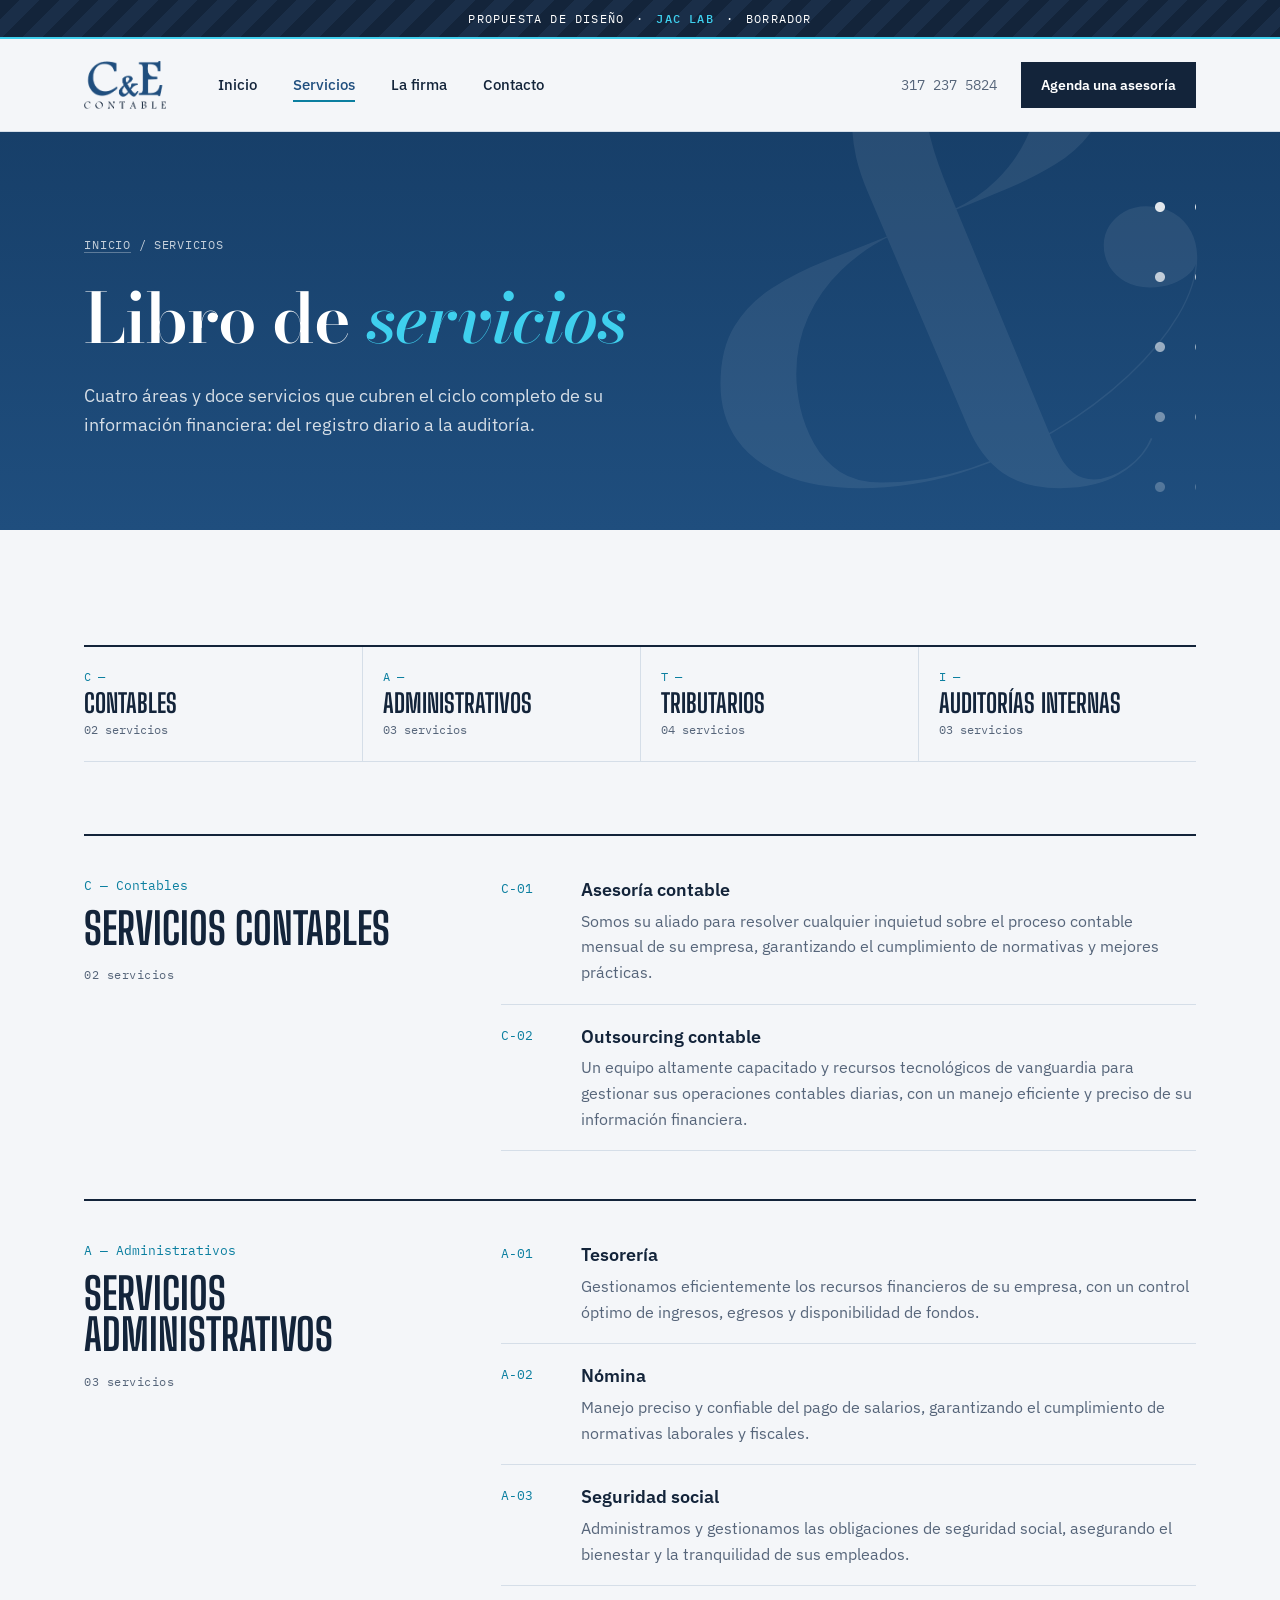
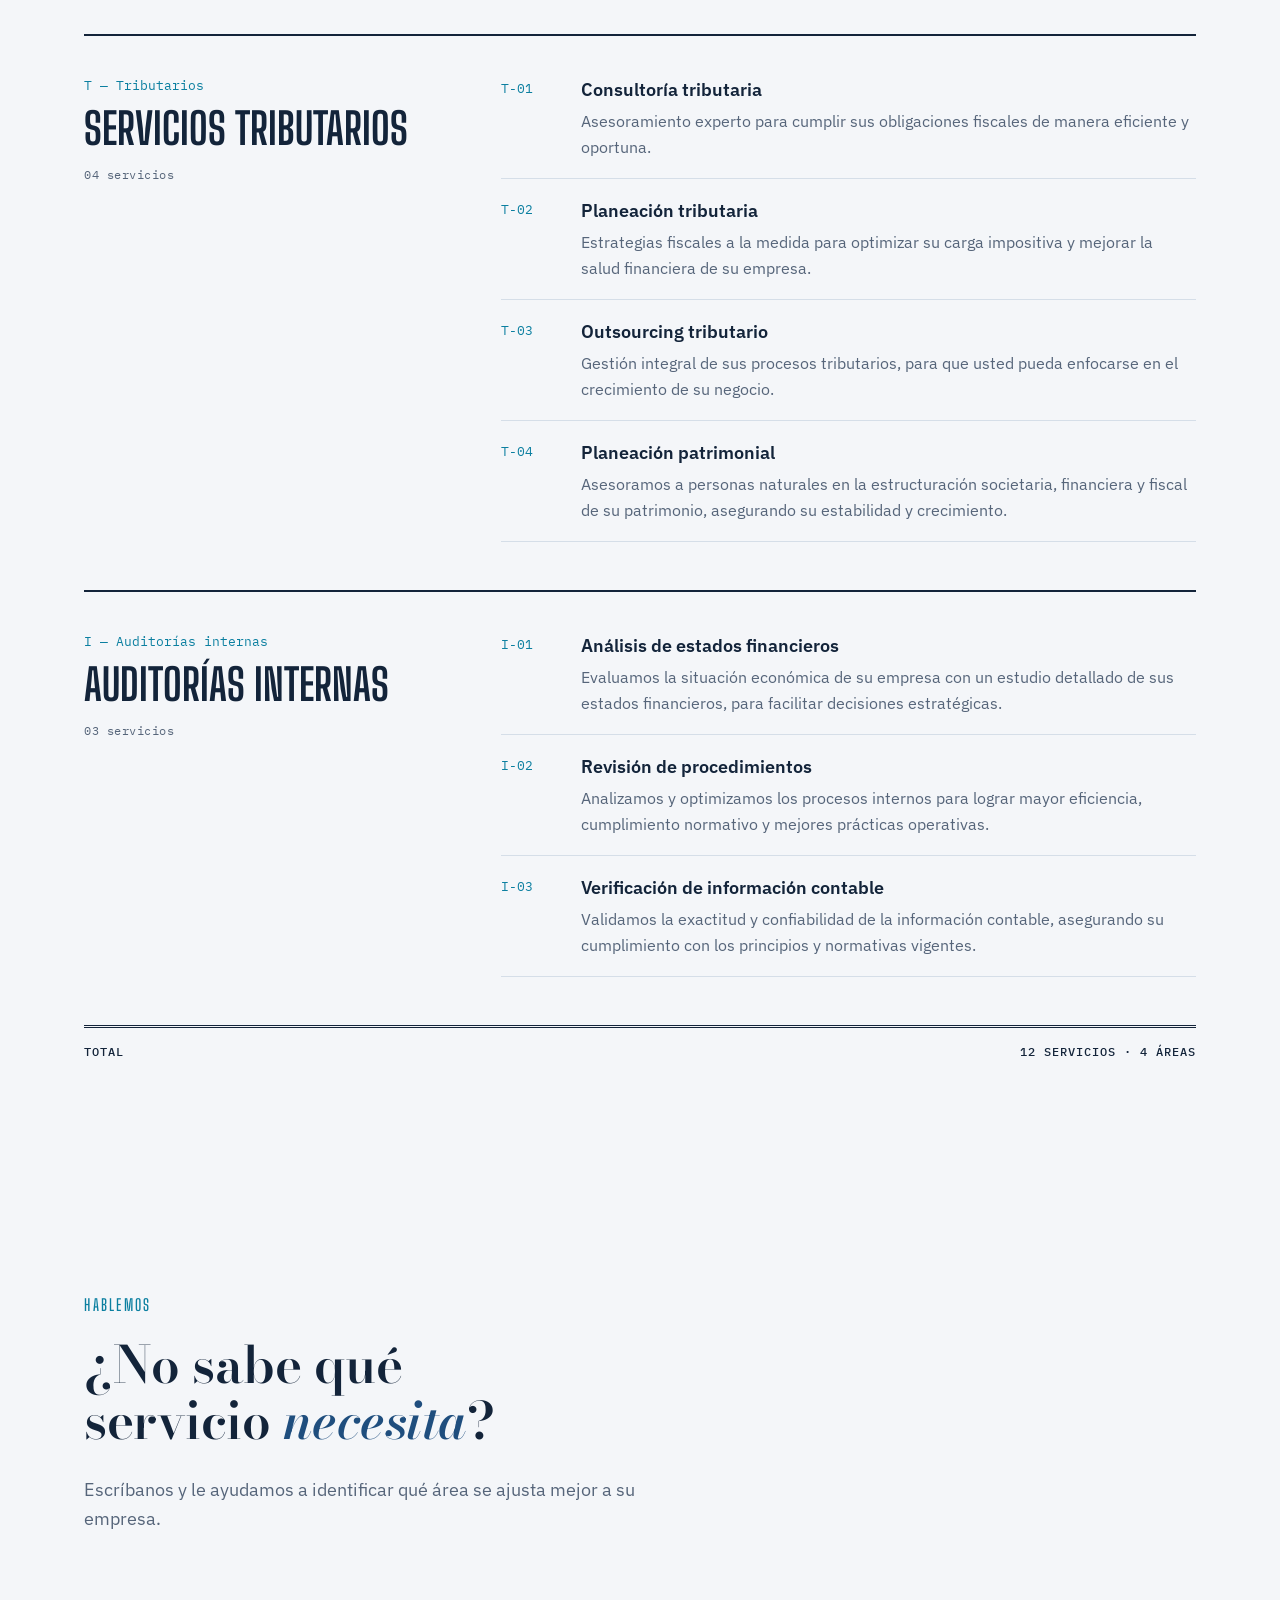
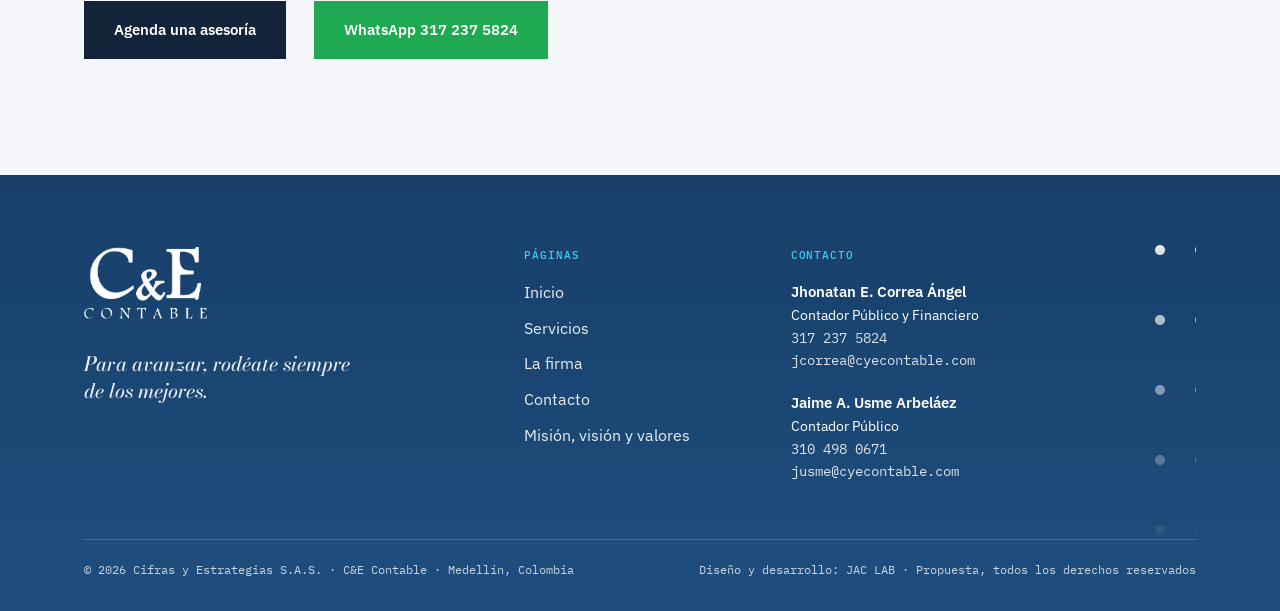
<file: servicios.html>
<!doctype html>
<html lang="es">
<head>
<meta charset="utf-8">
<meta name="viewport" content="width=device-width, initial-scale=1, viewport-fit=cover">
<title>Servicios · C&amp;E Contable</title>
<meta name="description" content="Firma contable C&amp;E Contable: contabilidad, finanzas, tributación y auditoría.">
<link rel="preconnect" href="https://fonts.googleapis.com">
<link rel="preconnect" href="https://fonts.gstatic.com" crossorigin>
<link rel="stylesheet" href="https://fonts.googleapis.com/css2?family=Big+Shoulders+Display:wght@500;600;700&family=Bodoni+Moda:ital,opsz,wght@0,6..96,500..700;1,6..96,500..700&family=IBM+Plex+Mono:wght@400;500&family=IBM+Plex+Sans:wght@400;500;600&display=swap">
<link rel="stylesheet" href="estilos.css">
<link rel="icon" href="data:image/svg+xml,%3Csvg xmlns=%27http://www.w3.org/2000/svg%27 viewBox=%270 0 64 64%27%3E%3Crect width=%2764%27 height=%2764%27 fill=%27%231F4E7E%27/%3E%3Ctext x=%2732%27 y=%2742%27 font-family=%27Georgia,serif%27 font-size=%2728%27 fill=%27white%27 text-anchor=%27middle%27%3EC%26amp;E%3C/text%3E%3C/svg%3E">

</head>
<body>
<div class="draft-banner" role="note"><span>Propuesta de diseño</span><span aria-hidden="true">·</span><span>JAC LAB</span><span aria-hidden="true">·</span><span>Borrador</span></div>
<a class="skip" href="#contenido">Saltar al contenido</a>
<header class="site-header wrap">
  <a class="logo" href="index.html"><img src="img/logo-ce-color.png" alt="C&amp;E Contable, inicio" width="82" height="48"></a>
  <nav class="menu" aria-label="Principal">
    <ul>
        <li><a href="index.html">Inicio</a></li>
        <li><a href="servicios.html" aria-current="page">Servicios</a></li>
        <li><a href="la-firma.html">La firma</a></li>
        <li><a href="contacto.html">Contacto</a></li>
    </ul>
  </nav>
  <div class="header-cta">
    <span class="phone">317 237 5824</span>
    <a class="btn btn-sm" href="contacto.html">Agenda una asesoría</a>
  </div>
  <details class="menu-mobile">
    <summary>Menú</summary>
    <ul>
        <li><a href="index.html">Inicio</a></li>
        <li><a href="servicios.html" aria-current="page">Servicios</a></li>
        <li><a href="la-firma.html">La firma</a></li>
        <li><a href="contacto.html">Contacto</a></li>
    </ul>
  </details>
</header>
<main id="contenido">
<section class="page-hero on-blue">
  <span class="amp" aria-hidden="true">&amp;</span>
  <span class="lights" aria-hidden="true"></span>
  <div class="wrap">
    <p class="crumbs"><a href="index.html">Inicio</a> / Servicios</p>
    <h1 class="bodoni">Libro de <em>servicios</em></h1>
    <p class="lead">Cuatro áreas y doce servicios que cubren el ciclo completo de su información financiera: del registro diario a la auditoría.</p>
  </div>
</section>

<section class="section">
  <div class="wrap">
    <nav class="area-index" aria-label="Áreas de servicio">
<a href="#area-c"><span class="code">C —</span><b>Contables</b><span>02 servicios</span></a>
<a href="#area-a"><span class="code">A —</span><b>Administrativos</b><span>03 servicios</span></a>
<a href="#area-t"><span class="code">T —</span><b>Tributarios</b><span>04 servicios</span></a>
<a href="#area-i"><span class="code">I —</span><b>Auditorías internas</b><span>03 servicios</span></a>
    </nav>

      <article class="area" id="area-c">
        <div class="area-title"><span class="code">C — Contables</span><h2>Servicios contables</h2><span class="n">02 servicios</span></div>
        <ul class="entries">
<li><span class="ref">C-01</span><div><h3>Asesoría contable</h3><p>Somos su aliado para resolver cualquier inquietud sobre el proceso contable mensual de su empresa, garantizando el cumplimiento de normativas y mejores prácticas.</p></div></li>
<li><span class="ref">C-02</span><div><h3>Outsourcing contable</h3><p>Un equipo altamente capacitado y recursos tecnológicos de vanguardia para gestionar sus operaciones contables diarias, con un manejo eficiente y preciso de su información financiera.</p></div></li>
        </ul>
      </article>

      <article class="area" id="area-a">
        <div class="area-title"><span class="code">A — Administrativos</span><h2>Servicios administrativos</h2><span class="n">03 servicios</span></div>
        <ul class="entries">
<li><span class="ref">A-01</span><div><h3>Tesorería</h3><p>Gestionamos eficientemente los recursos financieros de su empresa, con un control óptimo de ingresos, egresos y disponibilidad de fondos.</p></div></li>
<li><span class="ref">A-02</span><div><h3>Nómina</h3><p>Manejo preciso y confiable del pago de salarios, garantizando el cumplimiento de normativas laborales y fiscales.</p></div></li>
<li><span class="ref">A-03</span><div><h3>Seguridad social</h3><p>Administramos y gestionamos las obligaciones de seguridad social, asegurando el bienestar y la tranquilidad de sus empleados.</p></div></li>
        </ul>
      </article>

      <article class="area" id="area-t">
        <div class="area-title"><span class="code">T — Tributarios</span><h2>Servicios tributarios</h2><span class="n">04 servicios</span></div>
        <ul class="entries">
<li><span class="ref">T-01</span><div><h3>Consultoría tributaria</h3><p>Asesoramiento experto para cumplir sus obligaciones fiscales de manera eficiente y oportuna.</p></div></li>
<li><span class="ref">T-02</span><div><h3>Planeación tributaria</h3><p>Estrategias fiscales a la medida para optimizar su carga impositiva y mejorar la salud financiera de su empresa.</p></div></li>
<li><span class="ref">T-03</span><div><h3>Outsourcing tributario</h3><p>Gestión integral de sus procesos tributarios, para que usted pueda enfocarse en el crecimiento de su negocio.</p></div></li>
<li><span class="ref">T-04</span><div><h3>Planeación patrimonial</h3><p>Asesoramos a personas naturales en la estructuración societaria, financiera y fiscal de su patrimonio, asegurando su estabilidad y crecimiento.</p></div></li>
        </ul>
      </article>

      <article class="area" id="area-i">
        <div class="area-title"><span class="code">I — Auditorías internas</span><h2>Auditorías internas</h2><span class="n">03 servicios</span></div>
        <ul class="entries">
<li><span class="ref">I-01</span><div><h3>Análisis de estados financieros</h3><p>Evaluamos la situación económica de su empresa con un estudio detallado de sus estados financieros, para facilitar decisiones estratégicas.</p></div></li>
<li><span class="ref">I-02</span><div><h3>Revisión de procedimientos</h3><p>Analizamos y optimizamos los procesos internos para lograr mayor eficiencia, cumplimiento normativo y mejores prácticas operativas.</p></div></li>
<li><span class="ref">I-03</span><div><h3>Verificación de información contable</h3><p>Validamos la exactitud y confiabilidad de la información contable, asegurando su cumplimiento con los principios y normativas vigentes.</p></div></li>
        </ul>
      </article>

    <div class="servicios-total"><span>Total</span><span>12 servicios · 4 áreas</span></div>
  </div>
</section>

<section class="section">
  <div class="wrap cta-strip">
    <div>
      <p class="kicker">Hablemos</p>
      <h2 class="h2">¿No sabe qué servicio <em>necesita</em>?</h2>
      <p class="lead">Escríbanos y le ayudamos a identificar qué área se ajusta mejor a su empresa.</p>
    </div>
    <div class="actions">
      <a class="btn" href="contacto.html">Agenda una asesoría</a>
      <a class="btn btn-wa" href="https://wa.me/573172375824" target="_blank" rel="noopener">WhatsApp 317 237 5824</a>
    </div>
  </div>
</section>
</main>
<footer class="site-footer on-blue">
  <span class="lights" aria-hidden="true"></span>
  <div class="wrap">
    <div class="footer-grid">
      <div>
        <a class="logo logo-footer" href="index.html"><img src="img/logo-ce-blanco.png" alt="C&amp;E Contable, inicio" width="123" height="72"></a>
        <p class="footer-motto">Para avanzar, rodéate siempre de los mejores.</p>
      </div>
      <div class="footer-col">
        <h2>Páginas</h2>
        <ul>
<li><a href="index.html">Inicio</a></li>
<li><a href="servicios.html">Servicios</a></li>
<li><a href="la-firma.html">La firma</a></li>
<li><a href="contacto.html">Contacto</a></li>
<li><a href="mision.html">Misión, visión y valores</a></li>
        </ul>
      </div>
      <div class="footer-col">
        <h2>Contacto</h2>
        <div class="footer-people">
<div><p class="who">Jhonatan E. Correa Ángel</p><p>Contador Público y Financiero</p><p class="mono">317 237 5824</p><p class="mono">jcorrea@cyecontable.com</p></div>
<div><p class="who">Jaime A. Usme Arbeláez</p><p>Contador Público</p><p class="mono">310 498 0671</p><p class="mono">jusme@cyecontable.com</p></div>
        </div>
      </div>
    </div>
    <div class="footer-bottom"><span>© 2026 Cifras y Estrategias S.A.S. · C&amp;E Contable · Medellín, Colombia</span><span>Diseño y desarrollo: JAC LAB · Propuesta, todos los derechos reservados</span></div>
  </div>
</footer>
</body>
</html>
</file>
<file: estilos.css>
/* C&E Contable · estilos compartidos por todas las páginas
   Layout: izquierda clara y aireada; franja azul del "corredor" del brochure como segundo plano recurrente. */
:root {
  /* Color: marca C&E + neutros con sesgo azul (un solo look claro, elegido a propósito) */
  --ink: #13243A;
  --navy: #1F4E7E;
  --deep: #173F69;
  --cyan: #3FD0EE;      /* acento sobre fondos azules */
  --cyan-ink: #0B7FA0;  /* acento legible sobre fondos claros */
  --paper: #F4F6F9;
  --white: #FFFFFF;
  --muted: #56657A;
  --rule: #D5DEE8;
  --wa: #1EA952;
  /* Tipografía */
  --display: "Bodoni Moda", "Didot", "Bodoni 72", Georgia, serif;
  --label: "Big Shoulders Display", "Arial Narrow", "Roboto Condensed", sans-serif;
  --body: "IBM Plex Sans", "Segoe UI", Roboto, Helvetica, Arial, sans-serif;
  --mono: "IBM Plex Mono", ui-monospace, "SFMono-Regular", Menlo, Consolas, monospace;
  --gutter: clamp(20px, 6.6vw, 96px);
  color-scheme: light;
}
* { box-sizing: border-box; }
html { scroll-behavior: smooth; }
@media (prefers-reduced-motion: reduce) { html { scroll-behavior: auto; } * { transition: none !important; } }
body { margin: 0; background: var(--paper); color: var(--ink); font-family: var(--body); font-size: 16px; line-height: 1.6; -webkit-font-smoothing: antialiased; }
a { color: inherit; }
a:focus-visible, button:focus-visible, summary:focus-visible, input:focus-visible, select:focus-visible, textarea:focus-visible { outline: 2px solid var(--cyan-ink); outline-offset: 3px; }
.on-blue a:focus-visible { outline-color: var(--cyan); }
.wrap { padding-left: max(var(--gutter), env(safe-area-inset-left, 0px)); padding-right: max(var(--gutter), env(safe-area-inset-right, 0px)); }
.skip { position: absolute; left: -999px; top: 8px; background: var(--ink); color: var(--white); padding: 8px 14px; z-index: 50; }
.skip:focus { left: 8px; }

/* Bodoni: peso 600 y tamaño óptico bajo para que los trazos finos no desaparezcan */
.bodoni { font-family: var(--display); font-weight: 600; font-variation-settings: "opsz" 28; }

/* ---------- ENCABEZADO (todas las páginas) ---------- */
.site-header { position: relative; z-index: 20; display: flex; align-items: center; gap: clamp(24px, 4vw, 56px); padding-block: 22px; background: var(--paper); border-bottom: 1px solid var(--rule); }
.logo { display: inline-flex; flex-direction: column; align-items: center; text-decoration: none; line-height: 1; flex: none; }
.logo b { font-family: var(--display); font-weight: 600; font-size: 34px; color: var(--navy); font-variation-settings: "opsz" 28; letter-spacing: -0.01em; }
.logo span { font-family: var(--body); font-weight: 500; font-size: 9px; letter-spacing: 0.48em; margin-right: -0.48em; margin-top: 4px; }
.menu ul { display: flex; gap: 36px; list-style: none; margin: 0; padding: 0; }
.menu a, .menu-mobile a { position: relative; text-decoration: none; font-weight: 500; font-size: 15px; }
.menu a:hover { color: var(--navy); }
.menu a[aria-current="page"] { color: var(--navy); }
.menu a[aria-current="page"]::after { content: ""; position: absolute; left: 0; right: 0; bottom: -8px; height: 2px; background: var(--cyan-ink); }
.header-cta { margin-left: auto; display: flex; align-items: center; gap: 24px; }
.header-cta .phone { font-family: var(--mono); font-size: 14px; color: var(--muted); }
.menu-mobile { display: none; position: relative; margin-left: auto; }
.menu-mobile summary { list-style: none; cursor: pointer; font-family: var(--label); font-weight: 600; font-size: 17px; letter-spacing: .12em; text-transform: uppercase; border: 1px solid var(--ink); padding: 8px 14px; }
.menu-mobile summary::-webkit-details-marker { display: none; }
.menu-mobile[open] summary { background: var(--ink); color: var(--white); }
.menu-mobile ul { position: absolute; right: 0; top: calc(100% + 8px); list-style: none; margin: 0; padding: 8px 0; min-width: 220px; max-width: calc(100vw - 40px); background: var(--white); border: 1px solid var(--rule); box-shadow: 0 12px 32px rgba(19, 36, 58, .14); }
.menu-mobile li a { display: block; padding: 12px 20px; }
.menu-mobile li a[aria-current="page"] { color: var(--navy); border-left: 3px solid var(--cyan-ink); padding-left: 17px; }

/* ---------- BOTONES Y ENLACES ---------- */
.btn { display: inline-flex; align-items: center; gap: 10px; background: var(--ink); color: var(--white); text-decoration: none; font-family: var(--body); font-weight: 600; font-size: 15px; padding: 17px 30px; border: 0; cursor: pointer; transition: background .2s, color .2s; }
.btn:hover { background: var(--navy); }
.btn-sm { padding: 12px 20px; font-size: 14px; }
.btn-light { background: var(--white); color: var(--ink); }
.btn-light:hover { background: var(--cyan); color: var(--ink); }
.btn-wa { background: var(--wa); }
.btn-wa:hover { background: #178A42; }
.textlink { font-weight: 600; font-size: 15px; text-decoration: none; border-bottom: 1px solid currentColor; padding-bottom: 4px; }
.textlink:hover { color: var(--navy); }

/* ---------- TEXTOS COMUNES ---------- */
.section { padding-block: clamp(72px, 9vw, 128px); }
.kicker { font-family: var(--label); font-weight: 600; font-size: 16px; letter-spacing: .14em; text-transform: uppercase; color: var(--cyan-ink); margin: 0 0 20px; }
.on-blue .kicker { color: var(--cyan); }
.h2 { font-family: var(--display); font-weight: 600; font-variation-settings: "opsz" 28; font-size: clamp(34px, 4vw, 54px); line-height: 1.08; letter-spacing: -0.01em; margin: 0; text-wrap: balance; }
.h2 em { color: var(--navy); }
.on-blue .h2 em { color: var(--cyan); }
.lead { max-width: 32em; color: var(--muted); font-size: 18px; margin: 28px 0 0; }
.on-blue { color: var(--white); background: linear-gradient(180deg, var(--deep), var(--navy)); position: relative; overflow: hidden; }

/* Luces del corredor y ampersand de fondo */
.lights { position: absolute; width: 56px; height: 620px; background-image: radial-gradient(circle, rgba(255,255,255,.95) 4.5px, transparent 5.5px); background-size: 40px 70px; -webkit-mask-image: linear-gradient(#000 0%, transparent 100%); mask-image: linear-gradient(#000 0%, transparent 100%); pointer-events: none; }
.amp { position: absolute; font-family: var(--display); font-style: italic; font-weight: 500; line-height: 1; color: var(--white); opacity: .07; pointer-events: none; user-select: none; }

/* ---------- INICIO: PORTADA PARTIDA ---------- */
.hero { display: grid; grid-template-columns: minmax(0, 1.25fr) minmax(0, 1fr); }
.hero-left { display: flex; flex-direction: column; gap: 64px; padding-block: clamp(56px, 8vw, 112px) 48px; padding-left: max(var(--gutter), env(safe-area-inset-left, 0px)); padding-right: clamp(20px, 4vw, 64px); min-width: 0; }
.eyebrow { display: flex; align-items: center; gap: 14px; font-family: var(--label); font-weight: 600; font-size: 16px; letter-spacing: 0.14em; text-transform: uppercase; color: var(--navy); margin: 0; }
.eyebrow::before { content: ""; width: 40px; height: 1px; background: currentColor; }
.hero h1 { font-size: clamp(44px, 5.9vw, 86px); line-height: 1.04; letter-spacing: -0.015em; margin: 28px 0 0; text-wrap: balance; }
.hero h1 em { color: var(--navy); font-style: italic; }
.actions { display: flex; flex-wrap: wrap; align-items: center; gap: 16px 28px; margin-top: 36px; }
.partners { display: flex; flex-wrap: wrap; gap: 20px 48px; border-top: 1px solid var(--rule); padding-top: 24px; margin-top: auto; }
.partners p { margin: 0; }
.partners .name { font-family: var(--display); font-weight: 500; font-size: 19px; font-variation-settings: "opsz" 18; }
.partners .role { font-family: var(--mono); font-size: 11px; letter-spacing: 0.04em; text-transform: uppercase; color: var(--muted); }

.band { border-left: 3px solid rgba(63, 208, 238, .7); padding-block: clamp(56px, 8vw, 112px) 48px; padding-left: clamp(96px, 10vw, 150px); padding-right: max(clamp(20px, 4vw, 60px), env(safe-area-inset-right, 0px)); min-width: 0; }
.band .amp { right: -14%; top: -28%; font-size: clamp(600px, 70vw, 1250px); }
.band .lights { left: 30px; top: 60px; }
.ledger { position: relative; }
.ledger-head, .ledger-row, .ledger-total { display: grid; grid-template-columns: 34px minmax(0, 1fr) auto; gap: 0 20px; }
.ledger-head { font-family: var(--mono); font-size: 11px; letter-spacing: .08em; text-transform: uppercase; opacity: .65; padding-bottom: 12px; }
.ledger-row { border-top: 1px solid rgba(255,255,255,.28); padding-block: 22px; text-decoration: none; transition: background .2s; }
.ledger-row:hover { background: rgba(255,255,255,.05); }
.ledger-row .ref { font-family: var(--mono); font-size: 13px; color: var(--cyan); padding-top: 6px; }
.ledger-row h3 { font-family: var(--label); font-weight: 700; font-size: clamp(28px, 2.5vw, 36px); line-height: 1; text-transform: uppercase; margin: 0 0 8px; }
.ledger-row p { margin: 0; font-size: 14px; line-height: 1.45; opacity: .75; }
.ledger-row .count { font-family: var(--mono); font-size: 13px; padding-top: 6px; font-variant-numeric: tabular-nums; }
.ledger-total { border-top: 3px double var(--white); padding-top: 14px; font-family: var(--mono); font-weight: 500; font-size: 12px; letter-spacing: .08em; text-transform: uppercase; }
.ledger-total span:first-child { grid-column: 1 / 3; }

/* ---------- ENCABEZADO DE PÁGINAS INTERNAS ---------- */
.page-hero { padding-block: clamp(64px, 8vw, 112px) clamp(56px, 7vw, 96px); }
.page-hero .lights { right: max(var(--gutter), 24px); top: 40px; height: 420px; }
.page-hero .amp { right: 6%; top: -45%; font-size: clamp(420px, 48vw, 760px); }
.page-hero h1 { position: relative; font-size: clamp(42px, 5.4vw, 76px); line-height: 1.05; letter-spacing: -0.015em; margin: 0; max-width: 14em; text-wrap: balance; }
.page-hero h1 em { color: var(--cyan); }
.page-hero p.lead { position: relative; color: rgba(255,255,255,.82); }
.crumbs { position: relative; font-family: var(--mono); font-size: 12px; letter-spacing: .06em; text-transform: uppercase; margin: 0 0 28px; opacity: .75; }
.crumbs a { text-decoration: none; border-bottom: 1px solid rgba(255,255,255,.4); }

/* ---------- LA FIRMA (resumen y página) ---------- */
.white { background: var(--white); }
.firma-grid { display: grid; grid-template-columns: minmax(0, 1fr) minmax(0, 1fr); gap: 48px clamp(40px, 7vw, 120px); align-items: start; }
.firma-text p { margin: 0 0 20px; font-size: 18px; color: var(--muted); max-width: 34em; }
.firma-text p:first-child { color: var(--ink); font-size: 21px; line-height: 1.55; }
.facts { display: grid; grid-template-columns: repeat(3, minmax(0, 1fr)); border-top: 1px solid var(--ink); margin-top: 40px; }
.facts div { padding: 18px 16px 0 0; }
.facts div + div { border-left: 1px solid var(--rule); padding-left: 16px; }
.facts b { display: block; font-family: var(--label); font-weight: 700; font-size: 44px; line-height: 1; color: var(--navy); font-variant-numeric: tabular-nums; }
.facts span { font-family: var(--mono); font-size: 11px; letter-spacing: .06em; text-transform: uppercase; color: var(--muted); }
.motto { margin: 0; font-family: var(--display); font-style: italic; font-weight: 600; font-variation-settings: "opsz" 28; font-size: clamp(30px, 3.6vw, 48px); line-height: 1.15; color: var(--navy); max-width: 18em; text-wrap: balance; }
.motto-src { display: block; margin-top: 16px; font-family: var(--mono); font-style: normal; font-size: 12px; letter-spacing: .06em; text-transform: uppercase; color: var(--muted); }

/* Equipo */
.team { display: grid; grid-template-columns: repeat(2, minmax(0, 1fr)); gap: 32px; margin-top: 56px; }
.member { background: var(--white); border-top: 3px solid var(--navy); padding: 32px; display: flex; flex-direction: column; gap: 20px; }
.member .mono-tag { font-family: var(--mono); font-size: 12px; color: var(--cyan-ink); letter-spacing: .04em; }
.member h3 { font-family: var(--display); font-weight: 600; font-variation-settings: "opsz" 28; font-size: clamp(26px, 2.4vw, 32px); line-height: 1.15; margin: 6px 0 4px; }
.member .role { margin: 0; color: var(--muted); }
.member dl { display: grid; grid-template-columns: auto minmax(0, 1fr); gap: 8px 20px; margin: 0; border-top: 1px solid var(--rule); padding-top: 18px; }
.member dt { font-family: var(--mono); font-size: 11px; letter-spacing: .06em; text-transform: uppercase; color: var(--muted); padding-top: 3px; }
.member dd { margin: 0; font-family: var(--mono); font-size: 14px; overflow-wrap: anywhere; user-select: all; }
.member .btn { align-self: flex-start; }

/* ---------- SERVICIOS ---------- */
.area-index { display: grid; grid-template-columns: repeat(4, minmax(0, 1fr)); border-top: 2px solid var(--ink); border-bottom: 1px solid var(--rule); margin-bottom: 72px; }
.area-index a { display: flex; flex-direction: column; gap: 4px; padding: 20px 20px 22px 0; text-decoration: none; transition: color .2s; }
.area-index a + a { padding-left: 20px; border-left: 1px solid var(--rule); }
.area-index a:hover { color: var(--navy); }
.area-index .code { font-family: var(--mono); font-size: 12px; color: var(--cyan-ink); }
.area-index b { font-family: var(--label); font-weight: 700; font-size: 26px; line-height: 1; text-transform: uppercase; }
.area-index span:last-child { font-family: var(--mono); font-size: 12px; color: var(--muted); }
.area { display: grid; grid-template-columns: minmax(0, 340px) minmax(0, 1fr); gap: 24px clamp(32px, 6vw, 96px); border-top: 2px solid var(--ink); padding-block: 36px 48px; scroll-margin-top: 24px; }
.area-title .code { font-family: var(--mono); font-size: 13px; color: var(--cyan-ink); }
.area-title h2 { font-family: var(--label); font-weight: 700; font-size: clamp(34px, 3.4vw, 48px); line-height: .95; text-transform: uppercase; margin: 10px 0 12px; }
.area-title .n { font-family: var(--mono); font-size: 12px; color: var(--muted); letter-spacing: .04em; }
.entries { list-style: none; margin: 0; padding: 0; }
.entries li { display: grid; grid-template-columns: 60px minmax(0, 1fr); gap: 4px 20px; padding-block: 18px; border-bottom: 1px solid var(--rule); }
.entries li:first-child { padding-top: 4px; }
.entries .ref { font-family: var(--mono); font-size: 13px; color: var(--cyan-ink); padding-top: 3px; }
.entries h3 { font-family: var(--body); font-weight: 600; font-size: 18px; margin: 0 0 4px; }
.entries p { margin: 0; color: var(--muted); max-width: 40em; }
.servicios-total { display: flex; justify-content: space-between; gap: 16px; border-top: 3px double var(--ink); padding-top: 14px; font-family: var(--mono); font-weight: 500; font-size: 12px; letter-spacing: .08em; text-transform: uppercase; }

/* ---------- POR QUÉ ELEGIRNOS ---------- */
.porque .lights { right: max(var(--gutter), 24px); top: 72px; height: 520px; }
.reasons { display: grid; grid-template-columns: repeat(3, minmax(0, 1fr)); margin-top: 64px; position: relative; max-width: 1100px; }
.reason { border-top: 1px solid rgba(255,255,255,.35); padding: 24px 32px 0 0; }
.reason + .reason { padding-left: 32px; border-left: 1px solid rgba(255,255,255,.18); }
.reason .tag { font-family: var(--mono); font-size: 11px; letter-spacing: .08em; text-transform: uppercase; color: var(--cyan); }
.reason h3 { font-family: var(--label); font-weight: 700; font-size: 30px; line-height: 1; text-transform: uppercase; margin: 14px 0 12px; }
.reason p { margin: 0; opacity: .8; }

/* ---------- LLAMADO A CONTACTAR ---------- */
.cta-strip { display: flex; flex-wrap: wrap; justify-content: space-between; align-items: end; gap: 32px; }
.cta-strip .h2 { max-width: 14em; }

/* ---------- CONTACTO ---------- */
.contact-grid { display: grid; grid-template-columns: minmax(0, 1fr) minmax(0, 1.2fr); gap: 48px clamp(40px, 6vw, 96px); align-items: start; }
.contact-cards { display: flex; flex-direction: column; gap: 24px; }
.form { background: var(--white); padding: clamp(24px, 3.4vw, 44px); border-top: 3px solid var(--ink); display: grid; grid-template-columns: repeat(2, minmax(0, 1fr)); gap: 20px 24px; }
.form h2 { grid-column: 1 / -1; margin: 0 0 4px; font-family: var(--label); font-weight: 700; font-size: 32px; line-height: 1; text-transform: uppercase; }
.field { display: flex; flex-direction: column; gap: 8px; min-width: 0; }
.field.full { grid-column: 1 / -1; }
.field label { font-family: var(--mono); font-size: 11px; letter-spacing: .06em; text-transform: uppercase; color: var(--muted); }
.field input, .field select, .field textarea { font: inherit; font-size: 16px; color: var(--ink); background: var(--paper); border: 0; border-bottom: 1.5px solid var(--ink); padding: 12px 14px; border-radius: 0; width: 100%; }
.field textarea { min-height: 140px; resize: vertical; }
.form .btn { justify-self: start; }
.form-note { grid-column: 1 / -1; margin: 0; font-size: 14px; color: var(--muted); }
.form-status { grid-column: 1 / -1; margin: 0; padding: 14px 16px; background: #E6F6FA; border-left: 3px solid var(--cyan-ink); font-size: 15px; }

/* ---------- PIE DE PÁGINA ---------- */
.site-footer { padding-block: 72px 32px; }
.site-footer .lights { left: auto; right: max(var(--gutter), 24px); top: 40px; height: 340px; }
.footer-grid { position: relative; display: grid; grid-template-columns: minmax(0, 1.3fr) minmax(0, .7fr) minmax(0, 1.4fr); gap: 40px clamp(32px, 5vw, 80px); }
.site-footer .logo b { color: var(--white); font-size: 44px; }
.site-footer .logo { align-items: flex-start; }
.site-footer .logo span { margin-right: 0; }
.footer-motto { font-family: var(--display); font-style: italic; font-weight: 500; font-variation-settings: "opsz" 18; font-size: 20px; line-height: 1.35; margin: 24px 0 0; opacity: .9; max-width: 14em; }
.footer-col h2 { font-family: var(--mono); font-weight: 500; font-size: 11px; letter-spacing: .08em; text-transform: uppercase; color: var(--cyan); margin: 0 0 16px; }
.footer-col ul { list-style: none; margin: 0; padding: 0; display: flex; flex-direction: column; gap: 10px; }
.footer-col a { text-decoration: none; opacity: .9; }
.footer-col a:hover { opacity: 1; text-decoration: underline; }
.footer-people { display: grid; gap: 20px; }
.footer-people p { margin: 0; font-size: 14px; }
.footer-people .who { font-weight: 600; font-size: 15px; }
.footer-people .mono { font-family: var(--mono); opacity: .85; overflow-wrap: anywhere; }
.footer-bottom { position: relative; display: flex; flex-wrap: wrap; justify-content: space-between; gap: 12px; border-top: 1px solid rgba(255,255,255,.25); margin-top: 56px; padding-top: 20px; font-family: var(--mono); font-size: 12px; opacity: .75; }

/* ---------- RESPONSIVE ---------- */
@media (max-width: 1060px) {
  .hero { grid-template-columns: minmax(0, 1fr); }
  .hero-left { padding-right: max(var(--gutter), env(safe-area-inset-right, 0px)); gap: 56px; }
  .partners { margin-top: 0; }
  .band { border-left: 0; border-top: 3px solid rgba(63,208,238,.7); padding-block: 48px; padding-left: max(var(--gutter), env(safe-area-inset-left, 0px)); padding-right: max(var(--gutter), env(safe-area-inset-right, 0px)); }
  .band .lights, .porque .lights, .page-hero .lights, .site-footer .lights { display: none; }
  .firma-grid, .area, .contact-grid { grid-template-columns: minmax(0, 1fr); }
  .reasons, .team { grid-template-columns: minmax(0, 1fr); }
  .reason, .reason + .reason { padding: 24px 0 32px; border-left: 0; }
  .area-index { grid-template-columns: repeat(2, minmax(0, 1fr)); }
  .area-index a:nth-child(3) { padding-left: 0; border-left: 0; }
  .area-index a:nth-child(n+3) { border-top: 1px solid var(--rule); }
  .footer-grid { grid-template-columns: minmax(0, 1fr) minmax(0, 1fr); }
  .footer-grid > :first-child { grid-column: 1 / -1; }
}
@media (max-width: 820px) {
  .menu, .header-cta { display: none; }
  .menu-mobile { display: block; }
}
@media (max-width: 640px) {
  .site-header { padding-block: 16px; }
  .lead { font-size: 17px; }
  .facts b { font-size: 34px; }
  .entries li { grid-template-columns: minmax(0, 1fr); }
  .form { grid-template-columns: minmax(0, 1fr); }
  .member { padding: 24px; }
  .footer-grid { grid-template-columns: minmax(0, 1fr); }
}

/* ---------- FRANJA DE PROPUESTA (quitar cuando el cliente apruebe y pague) ---------- */
.draft-banner { position: sticky; top: 0; z-index: 40; display: flex; flex-wrap: wrap; justify-content: center; gap: 4px 12px; padding: 9px max(16px, env(safe-area-inset-right, 0px)) 9px max(16px, env(safe-area-inset-left, 0px)); background: repeating-linear-gradient(135deg, #13243A 0 14px, #1A2E48 14px 28px); color: #FFFFFF; font-family: var(--mono); font-size: 12px; letter-spacing: .1em; text-transform: uppercase; text-align: center; border-bottom: 2px solid var(--cyan); }
.draft-banner span:nth-child(3) { color: var(--cyan); font-weight: 500; }

/* ---------- MISIÓN, VISIÓN Y VALORES ---------- */
.mono-note { font-family: var(--mono); font-size: 12px; letter-spacing: .06em; text-transform: uppercase; color: var(--muted); }
.on-blue .mono-note { color: rgba(255,255,255,.75); }
.statement, .vision-grid { display: grid; grid-template-columns: minmax(0, 260px) minmax(0, 1fr); gap: 24px clamp(32px, 6vw, 96px); align-items: start; position: relative; }
.statement-text { margin: 0; font-family: var(--display); font-weight: 500; font-variation-settings: "opsz" 18; font-size: clamp(22px, 2.3vw, 31px); line-height: 1.42; max-width: 34em; text-wrap: pretty; }
.statement-text em { font-style: italic; font-weight: 600; color: var(--navy); }
.on-blue .statement-text em { color: var(--cyan); }
.vision .lights { right: max(var(--gutter), 24px); top: 56px; height: 420px; }
.vision .amp { left: -6%; bottom: -60%; font-size: clamp(420px, 46vw, 720px); }
.year { margin: 0 0 8px; font-family: var(--label); font-weight: 700; font-size: clamp(72px, 9vw, 128px); line-height: .9; color: var(--white); font-variant-numeric: tabular-nums; }

.values { list-style: none; margin: 0; padding: 0; display: grid; grid-template-columns: repeat(5, minmax(0, 1fr)); border-top: 2px solid var(--ink); }
.values li { padding: 24px 20px 8px 0; display: flex; flex-direction: column; gap: 10px; }
.values li + li { padding-left: 20px; border-left: 1px solid var(--rule); }
.values .ref { font-family: var(--mono); font-size: 12px; color: var(--cyan-ink); }
.values h3 { margin: 0; font-family: var(--label); font-weight: 700; font-size: 32px; line-height: 1; text-transform: uppercase; }
.values p { margin: 0; color: var(--muted); font-size: 15px; }

/* Mapa de procesos */
.pm { display: grid; grid-template-columns: 64px minmax(0, 1fr) 64px; gap: 16px; align-items: stretch; }
.pm-end { margin: 0; display: flex; flex-direction: column; justify-content: center; align-items: center; gap: 10px; background: var(--ink); color: var(--white); writing-mode: vertical-rl; transform: rotate(180deg); font-family: var(--label); font-weight: 700; font-size: 20px; letter-spacing: .08em; text-transform: uppercase; padding: 16px 0; }
.pm-end span { font-family: var(--mono); font-weight: 400; font-size: 10px; letter-spacing: .12em; color: var(--cyan); }
.pm-out { background: var(--navy); transform: none; }
.pm-body { display: flex; flex-direction: column; gap: 14px; min-width: 0; }
.pm-row { border: 1px solid var(--rule); background: var(--paper); padding: 14px 16px 16px; }
.pm-misionales { border-color: var(--navy); background: #E9F0F8; }
.pm-title { margin: 0 0 12px; display: flex; flex-wrap: wrap; align-items: center; gap: 6px 10px; font-family: var(--label); font-weight: 700; font-size: 20px; letter-spacing: .06em; text-transform: uppercase; }
.pm-title .code { font-family: var(--mono); font-weight: 400; font-size: 12px; color: var(--cyan-ink); letter-spacing: 0; }
.pm-title .tag { font-family: var(--mono); font-weight: 500; font-size: 10px; letter-spacing: .08em; background: var(--navy); color: var(--white); padding: 3px 8px; }
.pm-row ol { list-style: none; margin: 0; padding: 0; display: grid; grid-auto-flow: column; grid-auto-columns: minmax(0, 1fr); gap: 6px; }
.pm-row li { position: relative; background: var(--white); border: 1px solid var(--rule); padding: 10px 22px 10px 12px; font-size: 14px; font-weight: 500; line-height: 1.3; display: flex; align-items: center; min-height: 56px; }
.pm-row li:not(:last-child)::after { content: "→"; position: absolute; right: 6px; top: 50%; transform: translateY(-50%); color: var(--cyan-ink); font-size: 13px; }
.pm-misionales li { border-color: rgba(31, 78, 126, .35); }

@media (max-width: 1060px) {
  .statement, .vision-grid { grid-template-columns: minmax(0, 1fr); }
  .vision .lights { display: none; }
  .values { grid-template-columns: repeat(2, minmax(0, 1fr)); }
  .values li, .values li + li { padding: 20px 20px 20px 0; border-left: 0; border-bottom: 1px solid var(--rule); }
  .values li:nth-child(even) { padding-left: 20px; border-left: 1px solid var(--rule); }
  .pm-row ol { grid-auto-flow: row; grid-template-columns: repeat(2, minmax(0, 1fr)); }
  .pm-row li::after { display: none; }
}
@media (max-width: 640px) {
  .values { grid-template-columns: minmax(0, 1fr); }
  .values li:nth-child(even) { padding-left: 0; border-left: 0; }
  .pm { grid-template-columns: minmax(0, 1fr); }
  .pm-end, .pm-out { writing-mode: horizontal-tb; transform: none; flex-direction: row; padding: 12px 16px; font-size: 18px; }
  .pm-row ol { grid-template-columns: minmax(0, 1fr); }
}
@media (min-width: 1061px) { .vision-grid { padding-right: calc(max(var(--gutter), env(safe-area-inset-right, 0px)) + 96px); } }

/* Logo original (imagen) */
.logo img { display: block; height: 48px; width: auto; }
.logo-footer img { height: 72px; }
@media (max-width: 640px) { .logo img { height: 40px; } }
</file>
